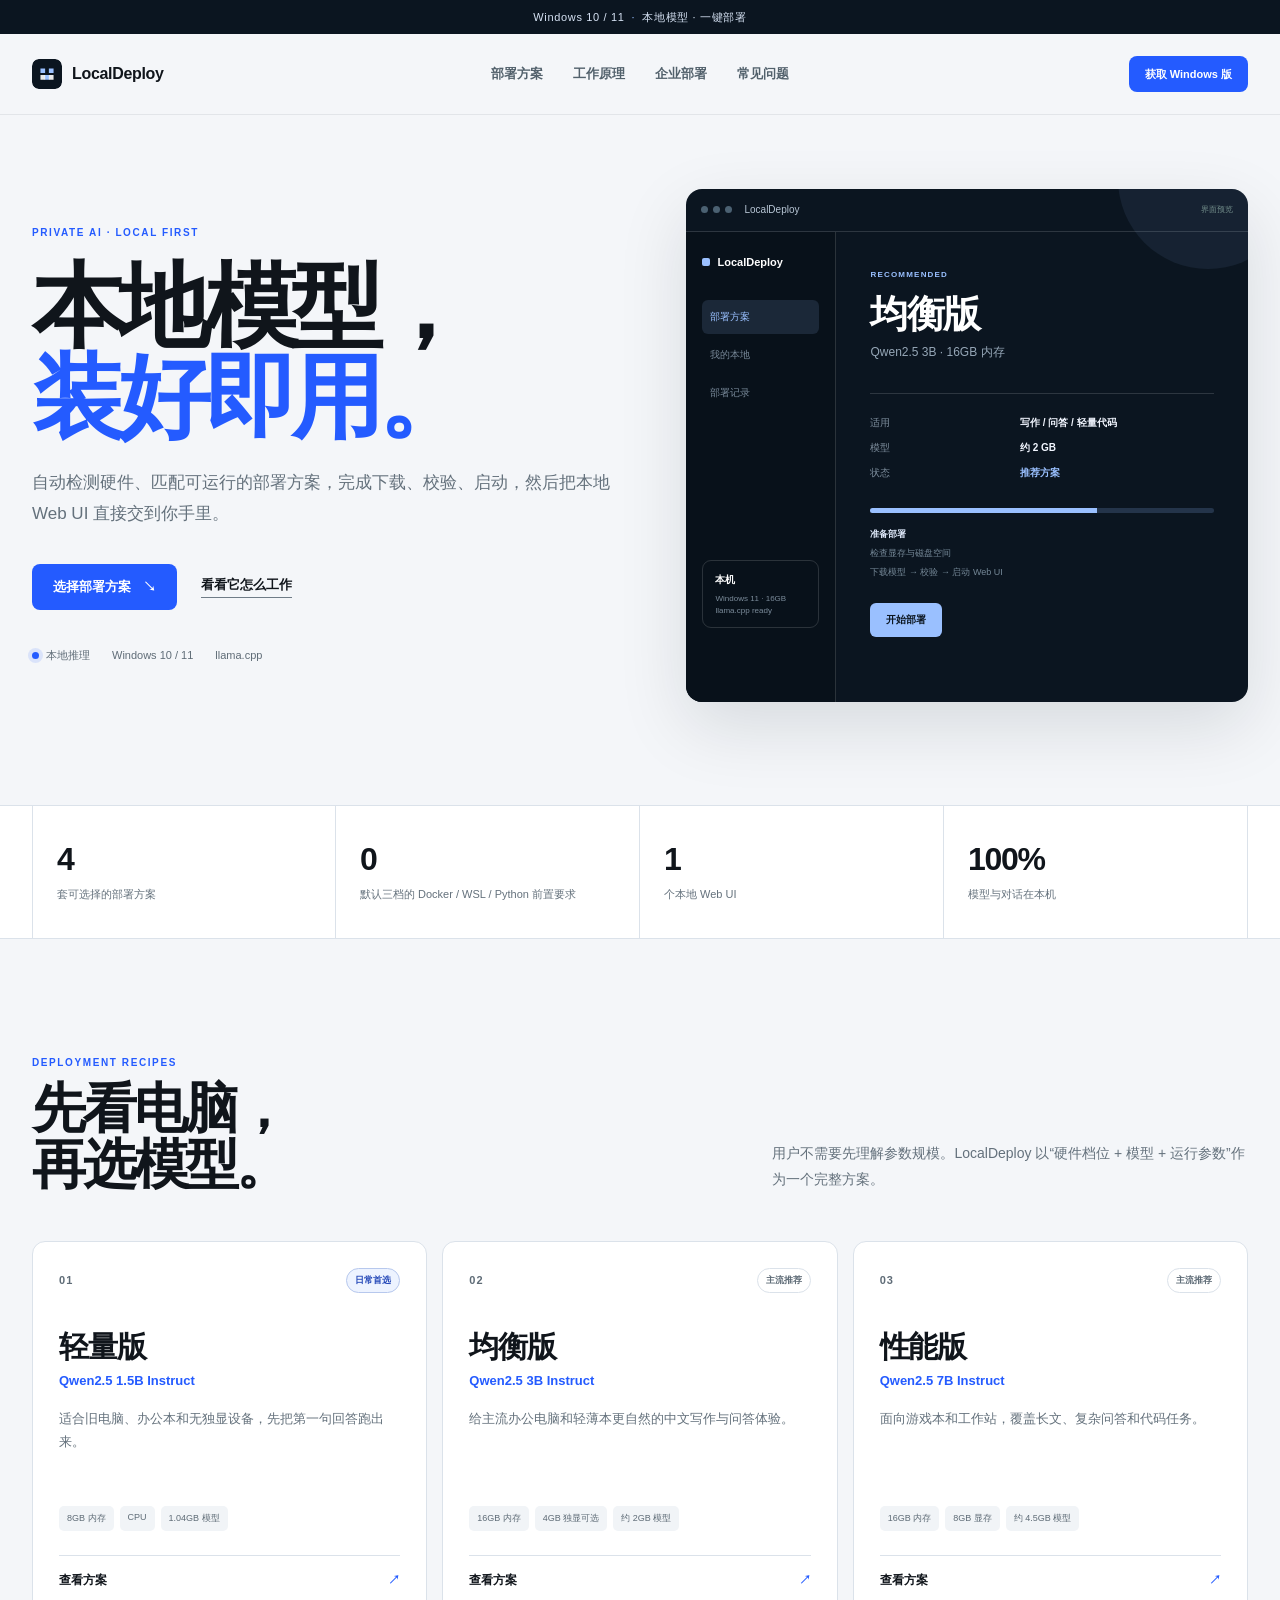
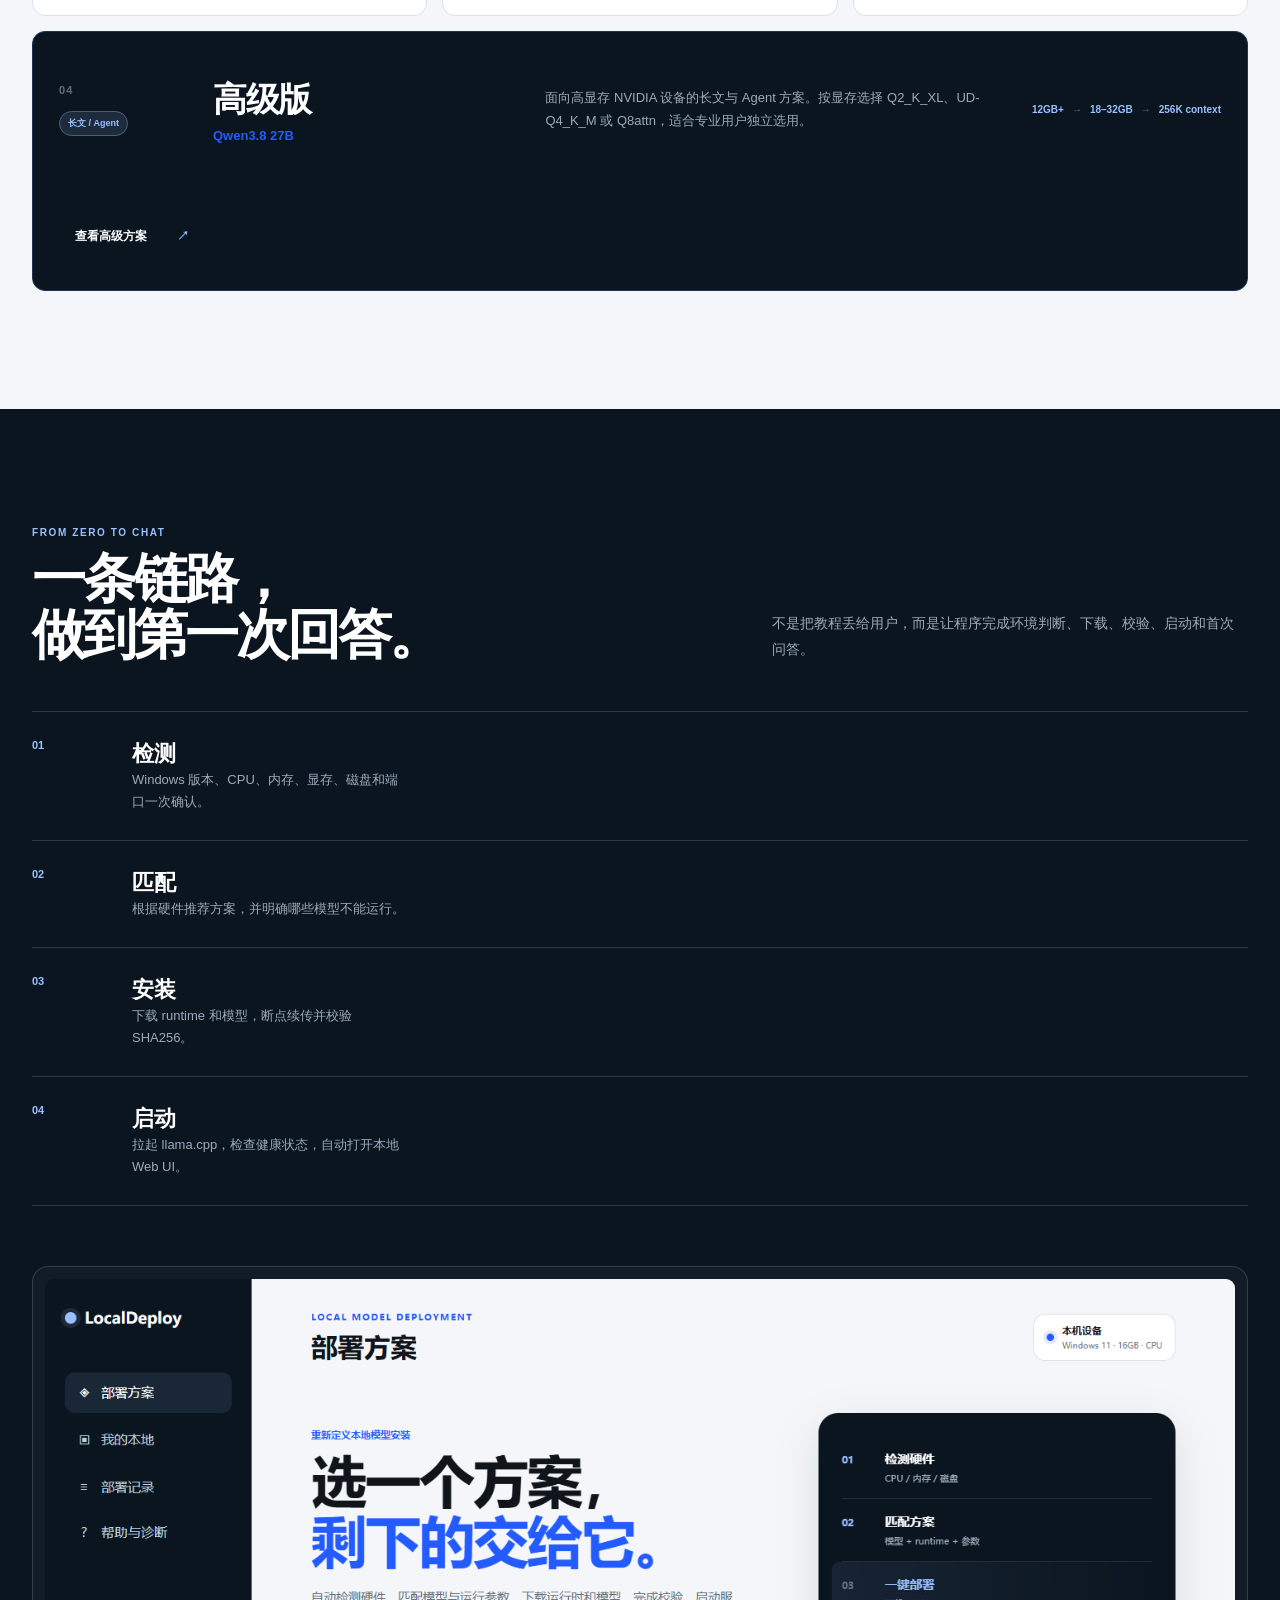
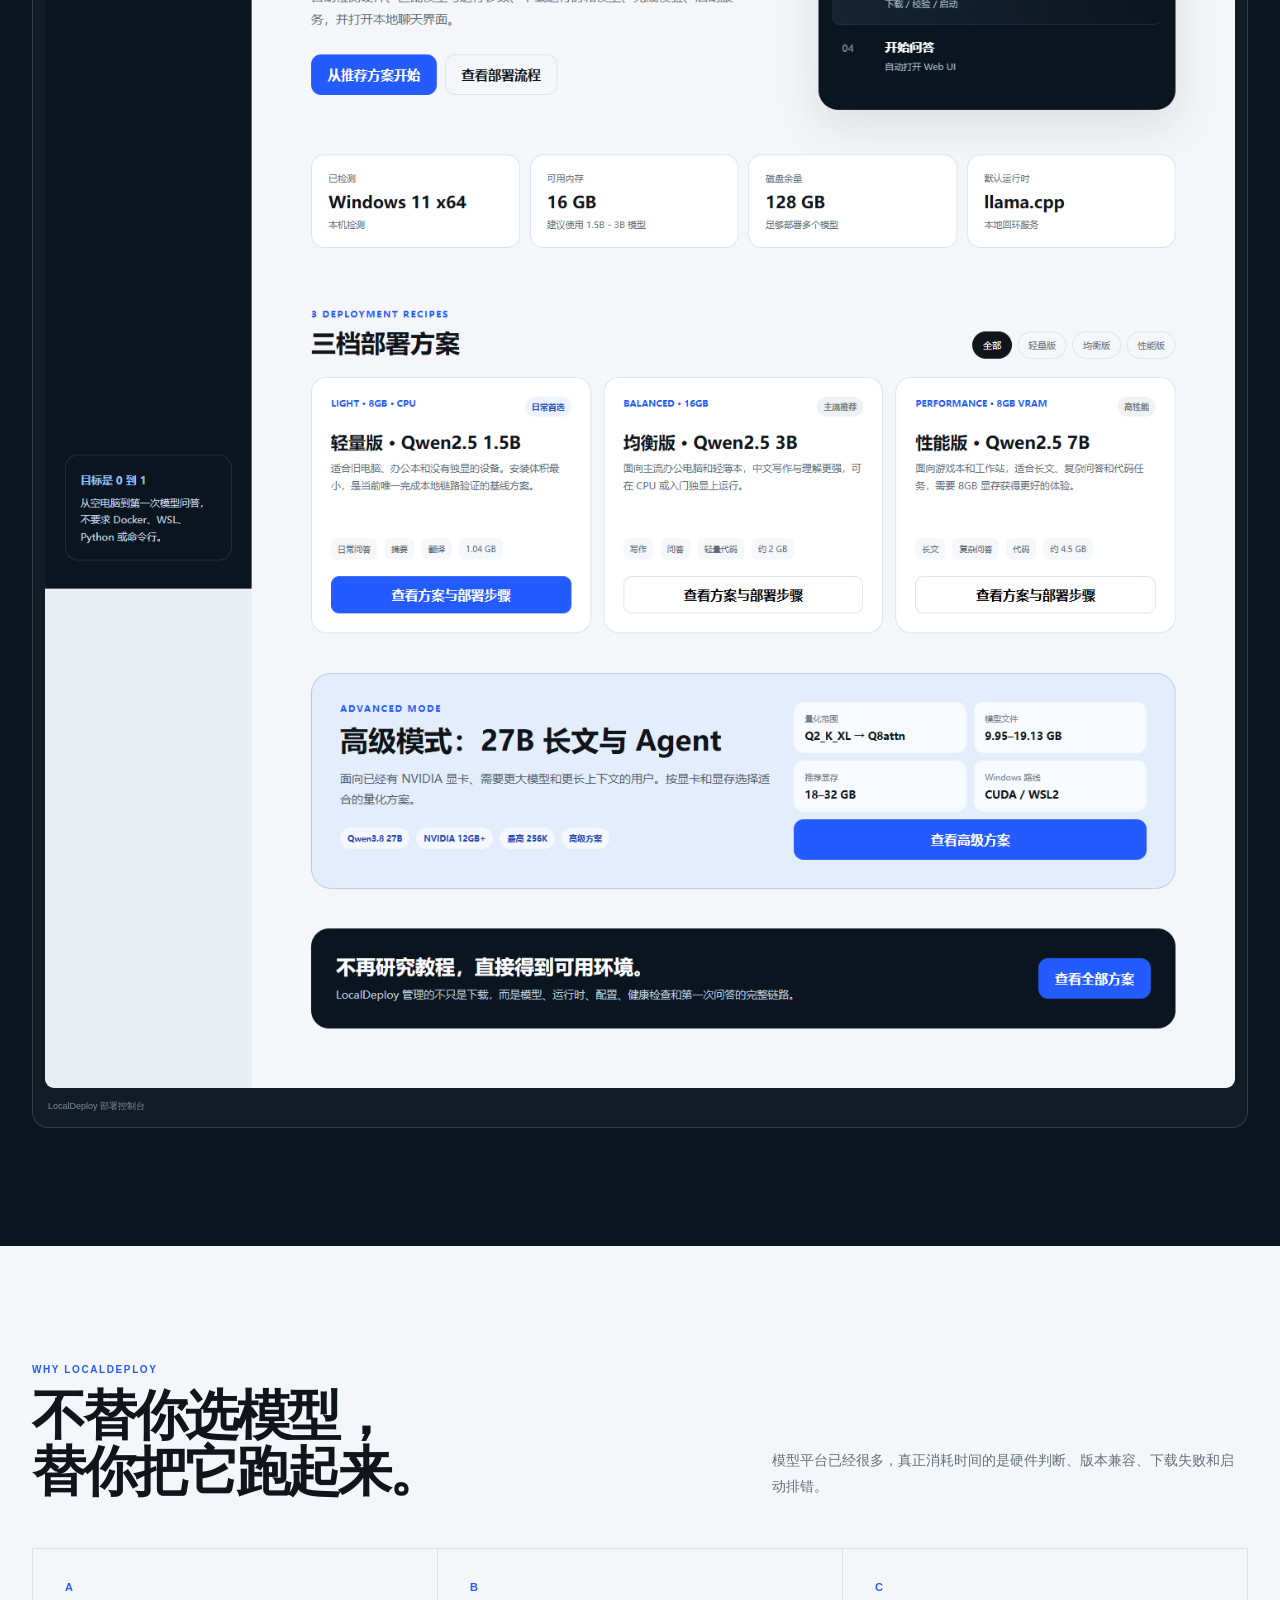
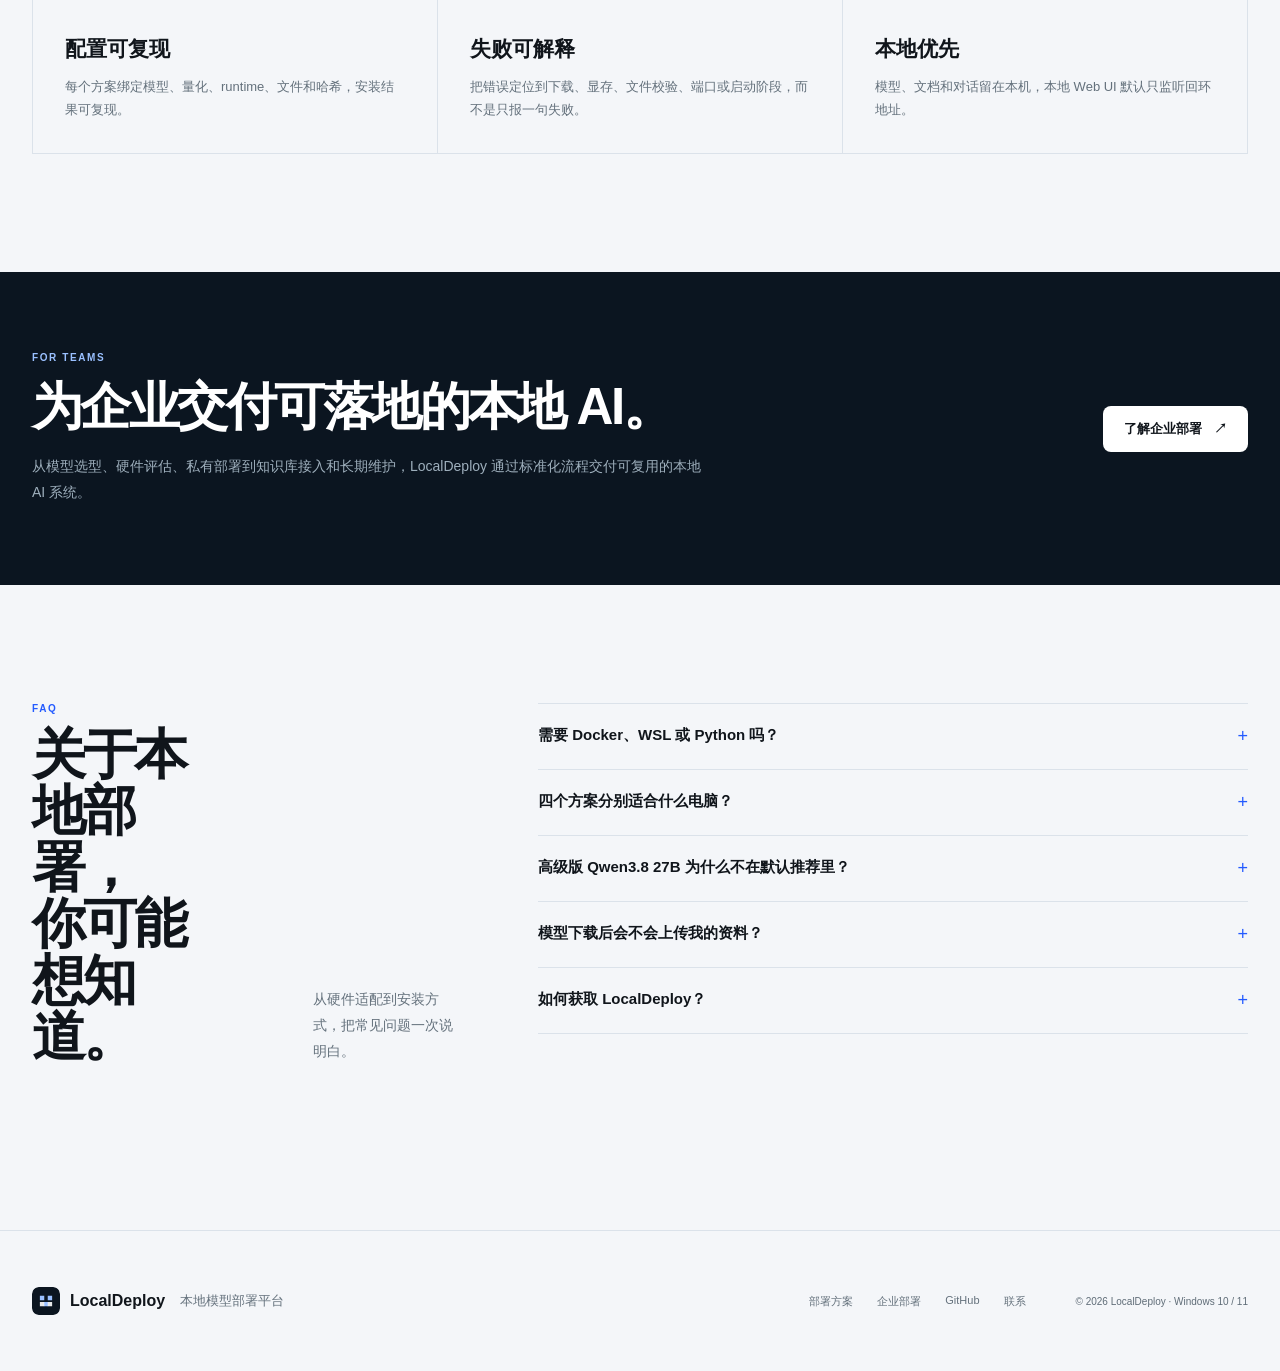
<file: index.html>
<!doctype html>
<html lang="zh-CN">
<head>
  <meta charset="utf-8">
  <meta name="viewport" content="width=device-width, initial-scale=1">
  <title>LocalDeploy — 本地模型，装好即用</title>
  <meta name="description" content="LocalDeploy 自动检测硬件、匹配适合的部署方案，一键完成本地模型部署并打开 Web UI。">
  <meta name="theme-color" content="#0b1520">
  <link rel="icon" href="assets/favicon.svg" type="image/svg+xml">
  <link rel="canonical" href="https://pingredsai.github.io/localdeploy/">
  <meta property="og:type" content="website">
  <meta property="og:site_name" content="LocalDeploy">
  <meta property="og:title" content="LocalDeploy — 本地模型，装好即用">
  <meta property="og:description" content="LocalDeploy 自动检测硬件、匹配适合的部署方案，一键完成本地模型部署并打开 Web UI。">
  <meta property="og:url" content="https://pingredsai.github.io/localdeploy/">
  <meta property="og:image" content="https://pingredsai.github.io/localdeploy/assets/app-preview.png">
  <meta name="twitter:card" content="summary_large_image">
  <link rel="manifest" href="assets/site.webmanifest">
  <link rel="stylesheet" href="assets/site.css">
</head>
<body>
  <div class="announcement">Windows 10 / 11 <span>·</span> 本地模型 · 一键部署</div>
  <header class="site-header" data-header>
    <a class="brand" href="index.html" aria-label="LocalDeploy 首页">
      <img src="assets/logo-mark.svg" alt="">
      <span>LocalDeploy</span>
    </a>
    <button class="menu-toggle" data-menu-toggle aria-label="打开导航" aria-expanded="false">
      <span></span><span></span>
    </button>
    <nav class="site-nav" data-nav>
      <a href="#plans">部署方案</a>
      <a href="#how">工作原理</a>
      <a href="enterprise.html">企业部署</a>
      <a href="#faq">常见问题</a>
    </nav>
    <a class="button button-small button-dark header-cta" href="mailto:siquhjh@163.com?subject=LocalDeploy%20Windows%20版">获取 Windows 版</a>
  </header>

  <main>
    <section class="hero container">
      <div class="hero-copy reveal">
        <p class="eyebrow">PRIVATE AI · LOCAL FIRST</p>
        <h1>本地模型，<br><span>装好即用。</span></h1>
        <p class="hero-lead">自动检测硬件、匹配可运行的部署方案，完成下载、校验、启动，然后把本地 Web UI 直接交到你手里。</p>
        <div class="hero-actions">
          <a class="button button-primary" href="#plans">选择部署方案 <span>↘</span></a>
          <a class="text-link" href="#how">看看它怎么工作</a>
        </div>
        <div class="hero-footnote">
          <span><i class="dot"></i> 本地推理</span>
          <span>Windows 10 / 11</span>
          <span>llama.cpp</span>
        </div>
      </div>

      <div class="hero-product reveal">
        <div class="window-bar">
          <div class="window-lights"><i></i><i></i><i></i></div>
          <span>LocalDeploy</span>
          <small>界面预览</small>
        </div>
        <div class="window-body">
          <div class="window-sidebar">
            <div class="mini-brand"><span></span>LocalDeploy</div>
            <div class="mini-nav active">部署方案</div>
            <div class="mini-nav">我的本地</div>
            <div class="mini-nav">部署记录</div>
            <div class="mini-machine"><b>本机</b><span>Windows 11 · 16GB</span><span>llama.cpp ready</span></div>
          </div>
          <div class="window-content">
            <div class="mini-eyebrow">RECOMMENDED</div>
            <h2>均衡版</h2>
            <p>Qwen2.5 3B · 16GB 内存</p>
            <div class="mini-plan">
              <span>适用</span><strong>写作 / 问答 / 轻量代码</strong>
              <span>模型</span><strong>约 2 GB</strong>
              <span>状态</span><strong class="mint">推荐方案</strong>
            </div>
            <div class="mini-progress"><span></span></div>
            <div class="mini-log"><b>准备部署</b><span>检查显存与磁盘空间</span><span>下载模型 → 校验 → 启动 Web UI</span></div>
            <div class="mini-button">开始部署</div>
          </div>
        </div>
      </div>
    </section>

    <section class="proof-strip">
      <div class="container proof-grid">
        <div><strong>4</strong><span>套可选择的部署方案</span></div>
        <div><strong>0</strong><span>默认三档的 Docker / WSL / Python 前置要求</span></div>
        <div><strong>1</strong><span>个本地 Web UI</span></div>
        <div><strong>100%</strong><span>模型与对话在本机</span></div>
      </div>
    </section>

    <section class="section container" id="plans">
      <div class="section-heading reveal">
        <div>
          <p class="eyebrow">DEPLOYMENT RECIPES</p>
          <h2>先看电脑，<br>再选模型。</h2>
        </div>
        <p>用户不需要先理解参数规模。LocalDeploy 以“硬件档位 + 模型 + 运行参数”作为一个完整方案。</p>
      </div>

      <div class="plan-grid">
        <article class="plan-card reveal" data-plan-card="light">
          <div class="plan-card-top"><span class="plan-index">01</span><span class="status-pill">日常首选</span></div>
          <h3>轻量版</h3>
          <p class="plan-model">Qwen2.5 1.5B Instruct</p>
          <p class="plan-desc">适合旧电脑、办公本和无独显设备，先把第一句回答跑出来。</p>
          <div class="plan-facts"><span>8GB 内存</span><span>CPU</span><span>1.04GB 模型</span></div>
          <a href="plans.html#light" class="plan-link">查看方案 <span>↗</span></a>
        </article>

        <article class="plan-card reveal" data-plan-card="balanced">
          <div class="plan-card-top"><span class="plan-index">02</span><span class="status-pill pending">主流推荐</span></div>
          <h3>均衡版</h3>
          <p class="plan-model">Qwen2.5 3B Instruct</p>
          <p class="plan-desc">给主流办公电脑和轻薄本更自然的中文写作与问答体验。</p>
          <div class="plan-facts"><span>16GB 内存</span><span>4GB 独显可选</span><span>约 2GB 模型</span></div>
          <a href="plans.html#balanced" class="plan-link">查看方案 <span>↗</span></a>
        </article>

        <article class="plan-card reveal" data-plan-card="performance">
          <div class="plan-card-top"><span class="plan-index">03</span><span class="status-pill pending">主流推荐</span></div>
          <h3>性能版</h3>
          <p class="plan-model">Qwen2.5 7B Instruct</p>
          <p class="plan-desc">面向游戏本和工作站，覆盖长文、复杂问答和代码任务。</p>
          <div class="plan-facts"><span>16GB 内存</span><span>8GB 显存</span><span>约 4.5GB 模型</span></div>
          <a href="plans.html#performance" class="plan-link">查看方案 <span>↗</span></a>
        </article>

        <article class="plan-card plan-card-advanced reveal" data-plan-card="advanced">
          <div class="plan-card-top"><span class="plan-index">04</span><span class="status-pill dark-pill">长文 / Agent</span></div>
          <div>
            <h3>高级版</h3>
            <p class="plan-model">Qwen3.8 27B</p>
          </div>
          <p class="plan-desc">面向高显存 NVIDIA 设备的长文与 Agent 方案。按显存选择 Q2_K_XL、UD-Q4_K_M 或 Q8attn，适合专业用户独立选用。</p>
          <div class="advanced-path"><span>12GB+</span><span>→</span><span>18–32GB</span><span>→</span><span>256K context</span></div>
          <a href="plans.html#advanced" class="plan-link light-link">查看高级方案 <span>↗</span></a>
        </article>
      </div>
    </section>

    <section class="section section-dark" id="how">
      <div class="container">
        <div class="section-heading dark-heading reveal">
          <div><p class="eyebrow">FROM ZERO TO CHAT</p><h2>一条链路，<br>做到第一次回答。</h2></div>
          <p>不是把教程丢给用户，而是让程序完成环境判断、下载、校验、启动和首次问答。</p>
        </div>
        <div class="steps">
          <div class="step reveal"><span>01</span><div><h3>检测</h3><p>Windows 版本、CPU、内存、显存、磁盘和端口一次确认。</p></div></div>
          <div class="step reveal"><span>02</span><div><h3>匹配</h3><p>根据硬件推荐方案，并明确哪些模型不能运行。</p></div></div>
          <div class="step reveal"><span>03</span><div><h3>安装</h3><p>下载 runtime 和模型，断点续传并校验 SHA256。</p></div></div>
          <div class="step reveal"><span>04</span><div><h3>启动</h3><p>拉起 llama.cpp，检查健康状态，自动打开本地 Web UI。</p></div></div>
        </div>
        <div class="interface-showcase reveal">
          <img src="assets/app-preview.png" alt="LocalDeploy 部署方案界面预览">
          <span>LocalDeploy 部署控制台</span>
        </div>
      </div>
    </section>

    <section class="section container">
      <div class="section-heading reveal">
        <div><p class="eyebrow">WHY LOCALDEPLOY</p><h2>不替你选模型，<br>替你把它跑起来。</h2></div>
        <p>模型平台已经很多，真正消耗时间的是硬件判断、版本兼容、下载失败和启动排错。</p>
      </div>
      <div class="principle-grid">
        <article class="principle reveal"><span class="principle-mark">A</span><h3>配置可复现</h3><p>每个方案绑定模型、量化、runtime、文件和哈希，安装结果可复现。</p></article>
        <article class="principle reveal"><span class="principle-mark">B</span><h3>失败可解释</h3><p>把错误定位到下载、显存、文件校验、端口或启动阶段，而不是只报一句失败。</p></article>
        <article class="principle reveal"><span class="principle-mark">C</span><h3>本地优先</h3><p>模型、文档和对话留在本机，本地 Web UI 默认只监听回环地址。</p></article>
      </div>
    </section>

    <section class="enterprise-band">
      <div class="container enterprise-inner reveal">
        <div>
          <p class="eyebrow">FOR TEAMS</p>
          <h2>为企业交付可落地的本地 AI。</h2>
          <p>从模型选型、硬件评估、私有部署到知识库接入和长期维护，LocalDeploy 通过标准化流程交付可复用的本地 AI 系统。</p>
        </div>
        <a class="button button-light" href="enterprise.html">了解企业部署 <span>↗</span></a>
      </div>
    </section>

    <section class="section container faq-section" id="faq">
      <div class="section-heading reveal">
        <div><p class="eyebrow">FAQ</p><h2>关于本地部署，<br>你可能想知道。</h2></div>
        <p>从硬件适配到安装方式，把常见问题一次说明白。</p>
      </div>
      <div class="faq-list">
        <details class="reveal"><summary>需要 Docker、WSL 或 Python 吗？<span>+</span></summary><p>默认三档方案以 Windows 原生 llama.cpp 为目标，不要求 Docker、WSL、系统 Python 或命令行。高级 Qwen3.8 27B 方案面向 NVIDIA 12GB+ 设备，支持 CUDA 与 WSL2 部署路径。</p></details>
        <details class="reveal"><summary>四个方案分别适合什么电脑？<span>+</span></summary><p>轻量版面向 8GB 内存和无独显设备；均衡版面向 16GB 主流电脑；性能版需要 8GB 显存；高级版面向 12GB+ NVIDIA 设备，建议 18–32GB 显存。</p></details>
        <details class="reveal"><summary>高级版 Qwen3.8 27B 为什么不在默认推荐里？<span>+</span></summary><p>它需要更大的显存、固定版本的 llama.cpp、CUDA/WSL2 和更大的磁盘空间。12GB 显存只能做 Q2 短任务，24GB 以上才适合较完整的 Q4 长上下文配置。</p></details>
        <details class="reveal"><summary>模型下载后会不会上传我的资料？<span>+</span></summary><p>平台设计目标是本地推理，服务只监听 127.0.0.1。对话和上传资料不会经过 LocalDeploy 的云端；具体模型和数据目录都由用户控制。</p></details>
        <details class="reveal"><summary>如何获取 LocalDeploy？<span>+</span></summary><p>个人用户可以通过 Windows 版本入口获取安装包；企业客户可以预约本地部署评估。安装器会引导完成硬件检测、模型下载、环境配置和 Web UI 启动。</p></details>
      </div>
    </section>
  </main>

  <footer class="site-footer">
    <div class="container footer-inner">
      <div class="footer-brand"><img src="assets/logo-mark.svg" alt=""><span>LocalDeploy</span><small>本地模型部署平台</small></div>
      <div class="footer-links"><a href="plans.html">部署方案</a><a href="enterprise.html">企业部署</a><a href="https://github.com/Pingredsai/localdeploy">GitHub</a><a href="mailto:siquhjh@163.com">联系</a></div>
      <p>© 2026 LocalDeploy · Windows 10 / 11</p>
    </div>
  </footer>
  <script src="assets/site.js"></script>
</body>
</html>
</file>
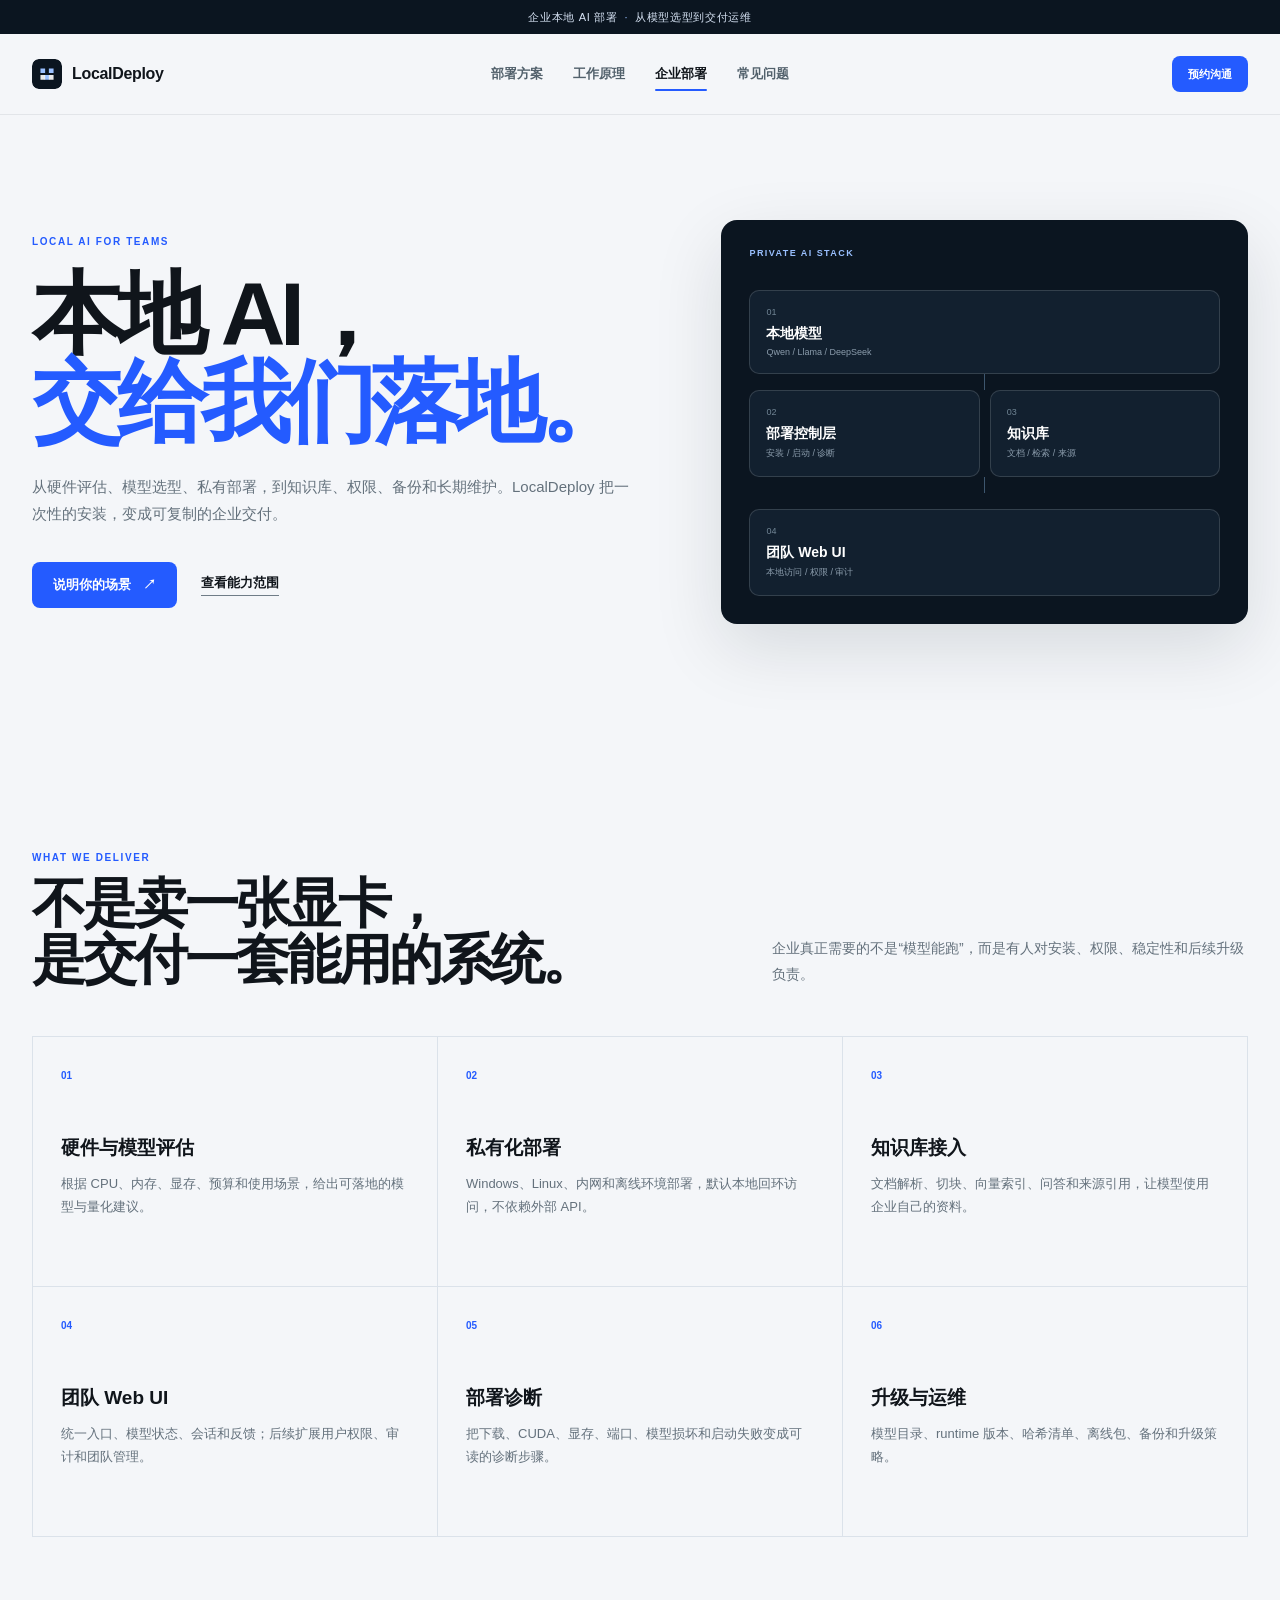
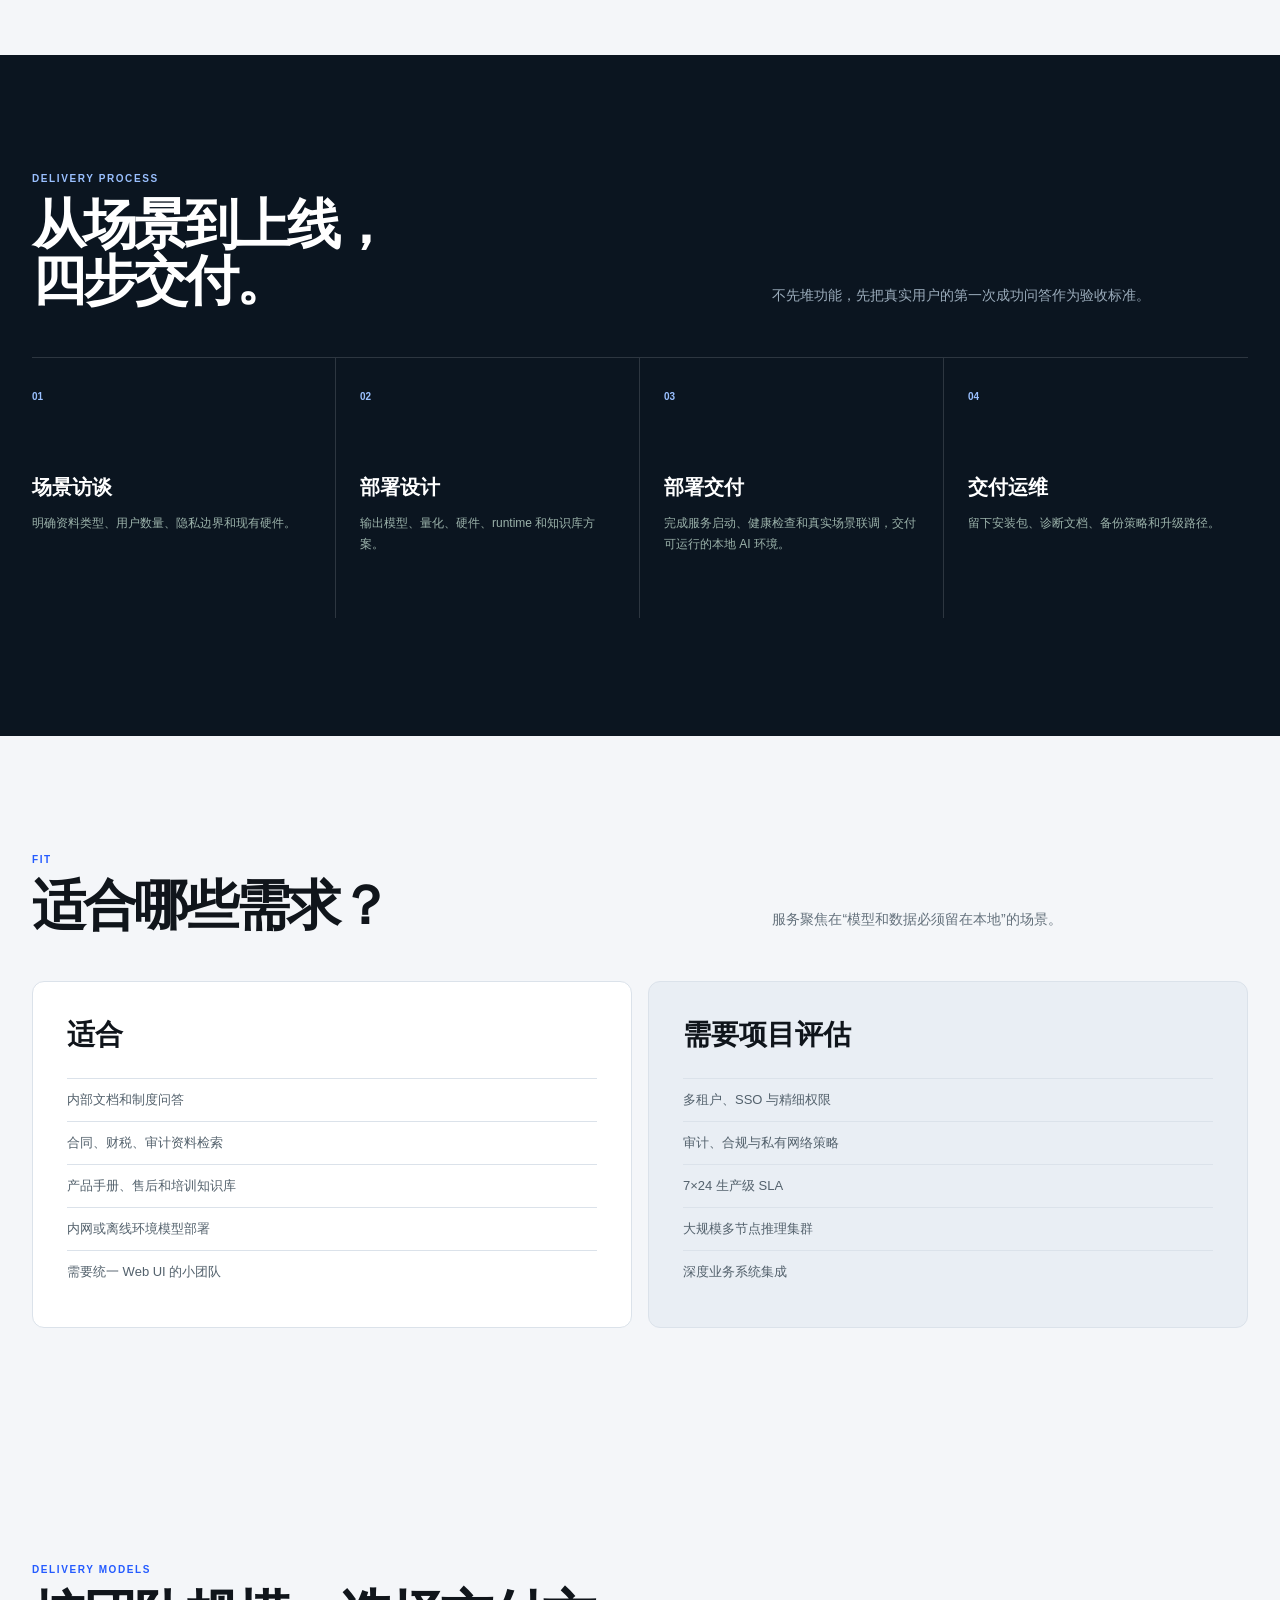
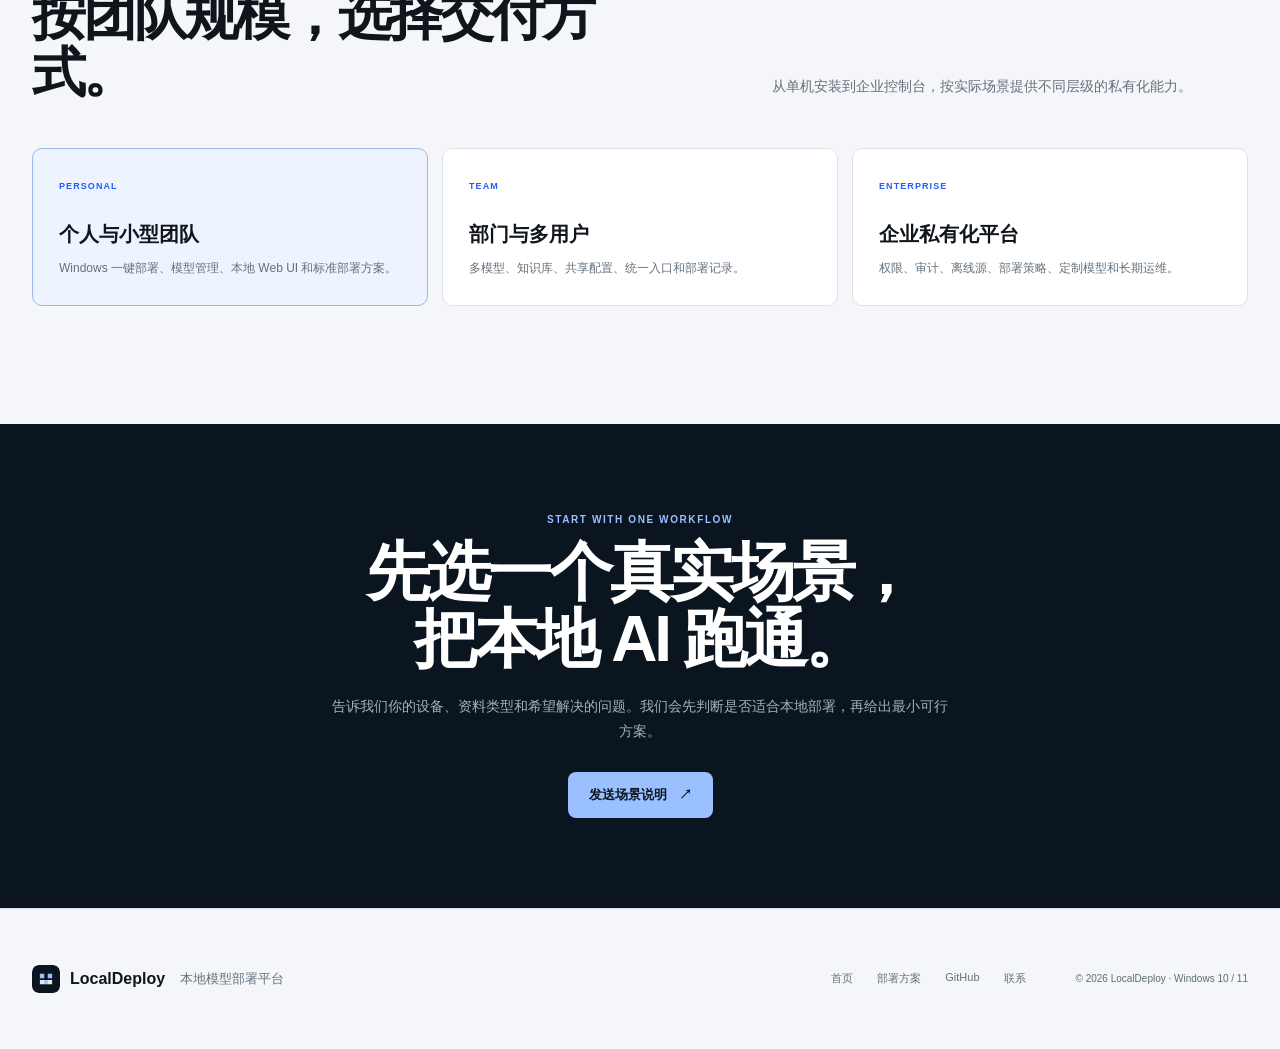
<file: enterprise.html>
<!doctype html>
<html lang="zh-CN">
<head>
  <meta charset="utf-8">
  <meta name="viewport" content="width=device-width, initial-scale=1">
  <title>企业本地 AI 部署 — LocalDeploy</title>
  <meta name="description" content="LocalDeploy 为企业提供本地模型选型、私有部署、Web UI、知识库接入和长期维护方案。">
  <meta name="theme-color" content="#0b1520">
  <link rel="icon" href="assets/favicon.svg" type="image/svg+xml">
  <link rel="canonical" href="https://pingredsai.github.io/localdeploy/enterprise.html">
  <meta property="og:type" content="website">
  <meta property="og:site_name" content="LocalDeploy">
  <meta property="og:title" content="企业本地 AI 部署 — LocalDeploy">
  <meta property="og:description" content="LocalDeploy 为企业提供本地模型选型、私有部署、Web UI、知识库接入和长期维护方案。">
  <meta property="og:url" content="https://pingredsai.github.io/localdeploy/enterprise.html">
  <meta property="og:image" content="https://pingredsai.github.io/localdeploy/assets/app-preview.png">
  <meta name="twitter:card" content="summary_large_image">
  <link rel="manifest" href="assets/site.webmanifest">
  <link rel="stylesheet" href="assets/site.css">
</head>
<body class="page-enterprise">
  <div class="announcement">企业本地 AI 部署 <span>·</span> 从模型选型到交付运维</div>
  <header class="site-header" data-header>
    <a class="brand" href="index.html"><img src="assets/logo-mark.svg" alt=""><span>LocalDeploy</span></a>
    <button class="menu-toggle" data-menu-toggle aria-label="打开导航" aria-expanded="false"><span></span><span></span></button>
    <nav class="site-nav" data-nav>
      <a href="plans.html">部署方案</a>
      <a href="index.html#how">工作原理</a>
      <a class="active" href="enterprise.html">企业部署</a>
      <a href="index.html#faq">常见问题</a>
    </nav>
    <a class="button button-small button-dark header-cta" href="mailto:siquhjh@163.com?subject=LocalDeploy%20企业部署咨询">预约沟通</a>
  </header>

  <main>
    <section class="enterprise-hero container">
      <div class="reveal">
        <p class="eyebrow">LOCAL AI FOR TEAMS</p>
        <h1>本地 AI，<br><span>交给我们落地。</span></h1>
        <p>从硬件评估、模型选型、私有部署，到知识库、权限、备份和长期维护。LocalDeploy 把一次性的安装，变成可复制的企业交付。</p>
        <div class="hero-actions">
          <a class="button button-primary" href="mailto:siquhjh@163.com?subject=LocalDeploy%20企业部署咨询">说明你的场景 <span>↗</span></a>
          <a class="text-link" href="#capabilities">查看能力范围</a>
        </div>
      </div>
      <div class="enterprise-system reveal" aria-label="企业本地 AI 系统组成">
        <div class="system-label">PRIVATE AI STACK</div>
        <div class="system-node main"><span>01</span><strong>本地模型</strong><small>Qwen / Llama / DeepSeek</small></div>
        <div class="system-connector"></div>
        <div class="system-row">
          <div class="system-node"><span>02</span><strong>部署控制层</strong><small>安装 / 启动 / 诊断</small></div>
          <div class="system-node"><span>03</span><strong>知识库</strong><small>文档 / 检索 / 来源</small></div>
        </div>
        <div class="system-connector"></div>
        <div class="system-node footer-node"><span>04</span><strong>团队 Web UI</strong><small>本地访问 / 权限 / 审计</small></div>
      </div>
    </section>

    <section class="section container" id="capabilities">
      <div class="section-heading reveal">
        <div><p class="eyebrow">WHAT WE DELIVER</p><h2>不是卖一张显卡，<br>是交付一套能用的系统。</h2></div>
        <p>企业真正需要的不是“模型能跑”，而是有人对安装、权限、稳定性和后续升级负责。</p>
      </div>
      <div class="capability-grid">
        <article class="capability reveal"><span>01</span><h3>硬件与模型评估</h3><p>根据 CPU、内存、显存、预算和使用场景，给出可落地的模型与量化建议。</p></article>
        <article class="capability reveal"><span>02</span><h3>私有化部署</h3><p>Windows、Linux、内网和离线环境部署，默认本地回环访问，不依赖外部 API。</p></article>
        <article class="capability reveal"><span>03</span><h3>知识库接入</h3><p>文档解析、切块、向量索引、问答和来源引用，让模型使用企业自己的资料。</p></article>
        <article class="capability reveal"><span>04</span><h3>团队 Web UI</h3><p>统一入口、模型状态、会话和反馈；后续扩展用户权限、审计和团队管理。</p></article>
        <article class="capability reveal"><span>05</span><h3>部署诊断</h3><p>把下载、CUDA、显存、端口、模型损坏和启动失败变成可读的诊断步骤。</p></article>
        <article class="capability reveal"><span>06</span><h3>升级与运维</h3><p>模型目录、runtime 版本、哈希清单、离线包、备份和升级策略。</p></article>
      </div>
    </section>

    <section class="section section-dark delivery-section">
      <div class="container">
        <div class="section-heading dark-heading reveal"><div><p class="eyebrow">DELIVERY PROCESS</p><h2>从场景到上线，<br>四步交付。</h2></div><p>不先堆功能，先把真实用户的第一次成功问答作为验收标准。</p></div>
        <div class="delivery-track">
          <div class="delivery-step reveal"><span>01</span><h3>场景访谈</h3><p>明确资料类型、用户数量、隐私边界和现有硬件。</p></div>
          <div class="delivery-step reveal"><span>02</span><h3>部署设计</h3><p>输出模型、量化、硬件、runtime 和知识库方案。</p></div>
          <div class="delivery-step reveal"><span>03</span><h3>部署交付</h3><p>完成服务启动、健康检查和真实场景联调，交付可运行的本地 AI 环境。</p></div>
          <div class="delivery-step reveal"><span>04</span><h3>交付运维</h3><p>留下安装包、诊断文档、备份策略和升级路径。</p></div>
        </div>
      </div>
    </section>

    <section class="section container">
      <div class="section-heading reveal"><div><p class="eyebrow">FIT</p><h2>适合哪些需求？</h2></div><p>服务聚焦在“模型和数据必须留在本地”的场景。</p></div>
      <div class="fit-columns">
        <div class="fit-panel reveal"><h3>适合</h3><ul><li>内部文档和制度问答</li><li>合同、财税、审计资料检索</li><li>产品手册、售后和培训知识库</li><li>内网或离线环境模型部署</li><li>需要统一 Web UI 的小团队</li></ul></div>
        <div class="fit-panel fit-panel-muted reveal"><h3>需要项目评估</h3><ul><li>多租户、SSO 与精细权限</li><li>审计、合规与私有网络策略</li><li>7×24 生产级 SLA</li><li>大规模多节点推理集群</li><li>深度业务系统集成</li></ul></div>
      </div>
    </section>

    <section class="section container">
      <div class="section-heading reveal"><div><p class="eyebrow">DELIVERY MODELS</p><h2>按团队规模，选择交付方式。</h2></div><p>从单机安装到企业控制台，按实际场景提供不同层级的私有化能力。</p></div>
      <div class="roadmap">
        <div class="roadmap-item active reveal"><span>PERSONAL</span><h3>个人与小型团队</h3><p>Windows 一键部署、模型管理、本地 Web UI 和标准部署方案。</p></div>
        <div class="roadmap-item reveal"><span>TEAM</span><h3>部门与多用户</h3><p>多模型、知识库、共享配置、统一入口和部署记录。</p></div>
        <div class="roadmap-item reveal"><span>ENTERPRISE</span><h3>企业私有化平台</h3><p>权限、审计、离线源、部署策略、定制模型和长期运维。</p></div>
      </div>
    </section>

    <section class="contact-section">
      <div class="container contact-inner reveal">
        <p class="eyebrow">START WITH ONE WORKFLOW</p>
        <h2>先选一个真实场景，<br>把本地 AI 跑通。</h2>
        <p>告诉我们你的设备、资料类型和希望解决的问题。我们会先判断是否适合本地部署，再给出最小可行方案。</p>
        <a class="button button-primary" href="mailto:siquhjh@163.com?subject=LocalDeploy%20企业部署咨询&body=设备配置：%0A资料类型：%0A使用人数：%0A希望解决的问题：">发送场景说明 <span>↗</span></a>
      </div>
    </section>
  </main>

  <footer class="site-footer"><div class="container footer-inner"><div class="footer-brand"><img src="assets/logo-mark.svg" alt=""><span>LocalDeploy</span><small>本地模型部署平台</small></div><div class="footer-links"><a href="index.html">首页</a><a href="plans.html">部署方案</a><a href="https://github.com/Pingredsai/localdeploy">GitHub</a><a href="mailto:siquhjh@163.com">联系</a></div><p>© 2026 LocalDeploy · Windows 10 / 11</p></div></footer>
  <script src="assets/site.js"></script>
</body>
</html>
</file>
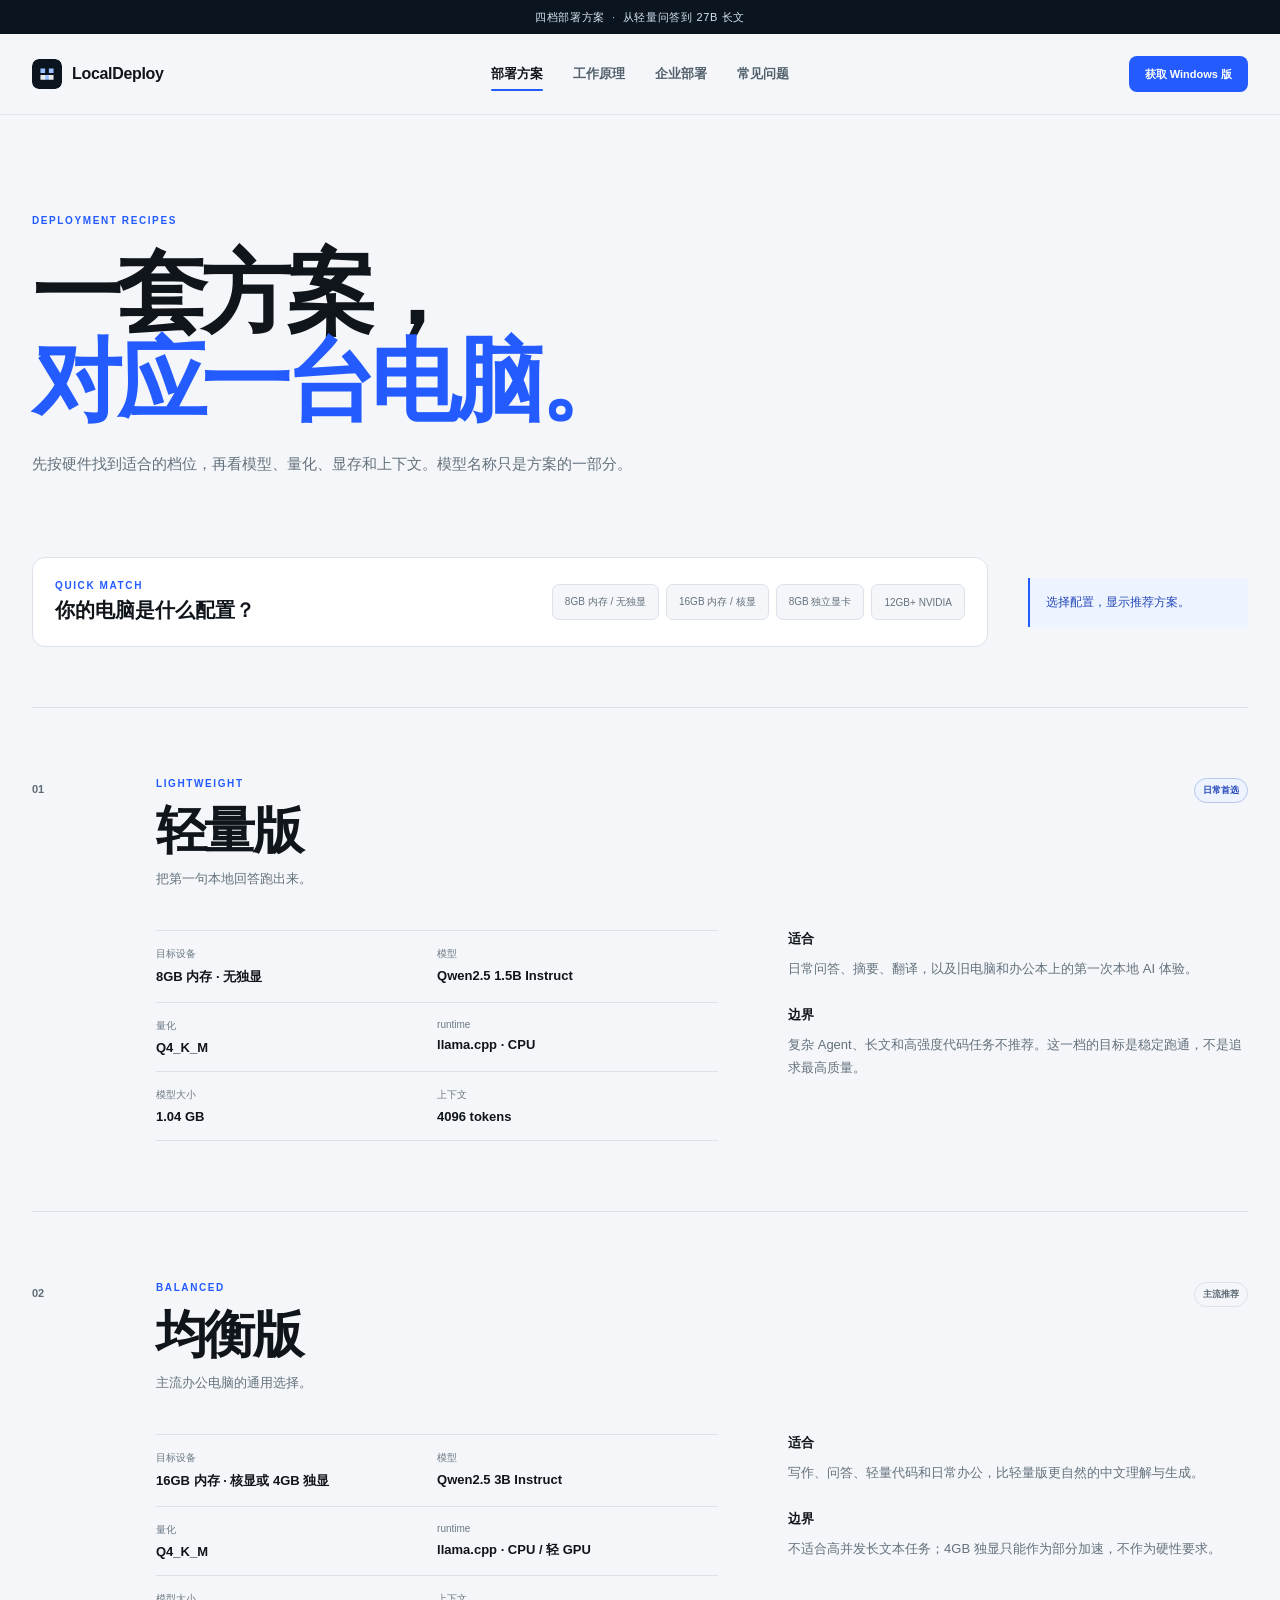
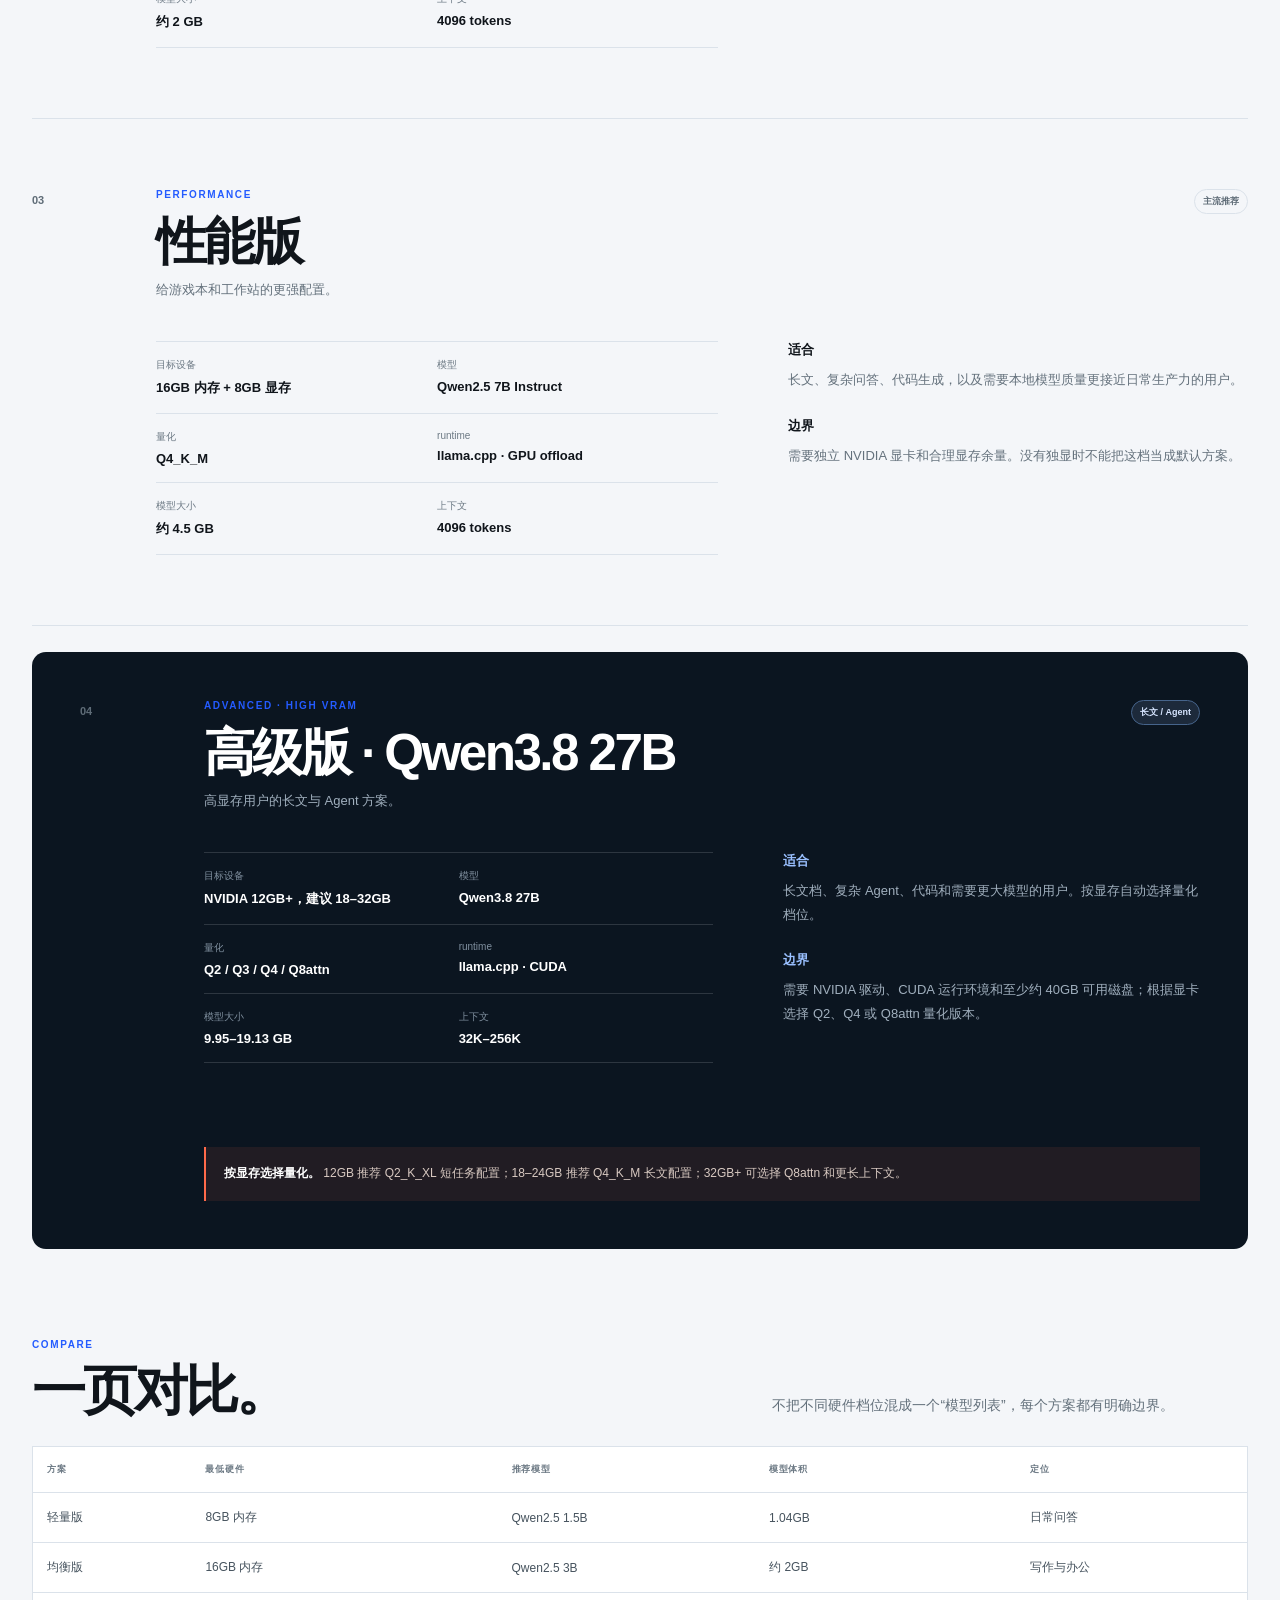
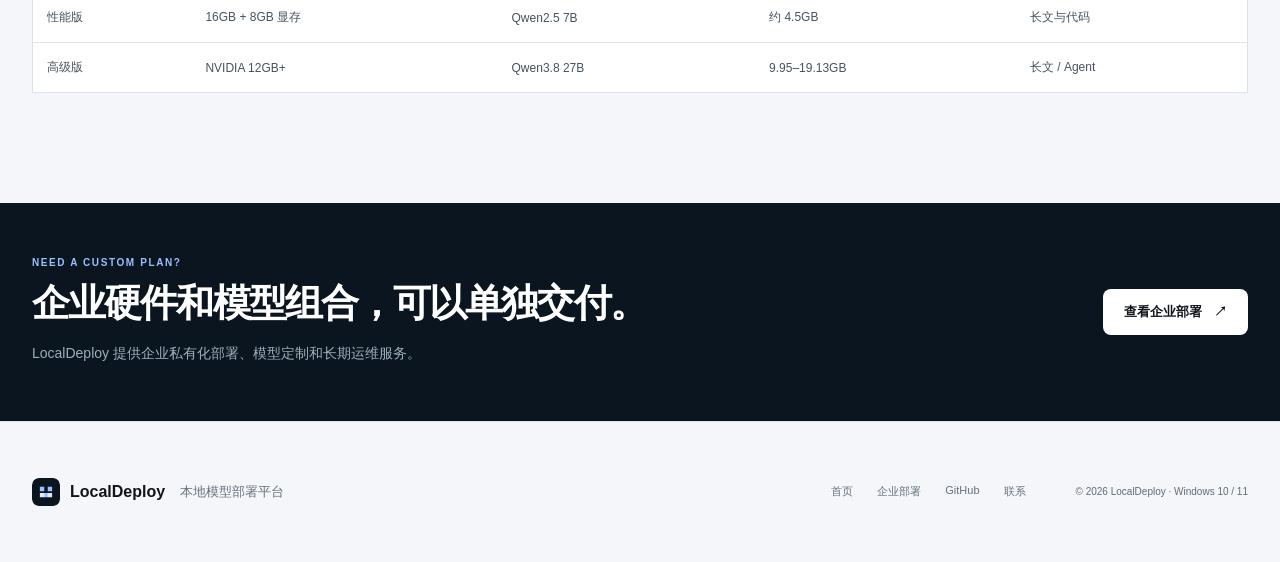
<file: plans.html>
<!doctype html>
<html lang="zh-CN">
<head>
  <meta charset="utf-8">
  <meta name="viewport" content="width=device-width, initial-scale=1">
  <title>部署方案 — LocalDeploy</title>
  <meta name="description" content="LocalDeploy 四档本地模型部署方案：轻量版、均衡版、性能版与 Qwen3.8 27B 高级版。">
  <meta name="theme-color" content="#0b1520">
  <link rel="icon" href="assets/favicon.svg" type="image/svg+xml">
  <link rel="canonical" href="https://pingredsai.github.io/localdeploy/plans.html">
  <meta property="og:type" content="website">
  <meta property="og:site_name" content="LocalDeploy">
  <meta property="og:title" content="部署方案 — LocalDeploy">
  <meta property="og:description" content="LocalDeploy 四档本地模型部署方案：轻量版、均衡版、性能版与 Qwen3.8 27B 高级版。">
  <meta property="og:url" content="https://pingredsai.github.io/localdeploy/plans.html">
  <meta property="og:image" content="https://pingredsai.github.io/localdeploy/assets/app-preview.png">
  <meta name="twitter:card" content="summary_large_image">
  <link rel="manifest" href="assets/site.webmanifest">
  <link rel="stylesheet" href="assets/site.css">
</head>
<body class="page-plans">
  <div class="announcement">四档部署方案 <span>·</span> 从轻量问答到 27B 长文</div>
  <header class="site-header" data-header>
    <a class="brand" href="index.html"><img src="assets/logo-mark.svg" alt=""><span>LocalDeploy</span></a>
    <button class="menu-toggle" data-menu-toggle aria-label="打开导航" aria-expanded="false"><span></span><span></span></button>
    <nav class="site-nav" data-nav>
      <a class="active" href="plans.html">部署方案</a>
      <a href="index.html#how">工作原理</a>
      <a href="enterprise.html">企业部署</a>
      <a href="index.html#faq">常见问题</a>
    </nav>
    <a class="button button-small button-dark header-cta" href="mailto:siquhjh@163.com?subject=LocalDeploy%20Windows%20版">获取 Windows 版</a>
  </header>

  <main>
    <section class="page-hero container">
      <p class="eyebrow">DEPLOYMENT RECIPES</p>
      <h1>一套方案，<br><span>对应一台电脑。</span></h1>
      <p>先按硬件找到适合的档位，再看模型、量化、显存和上下文。模型名称只是方案的一部分。</p>
    </section>

    <section class="container hardware-picker-wrap">
      <div class="hardware-picker">
        <div><p class="eyebrow">QUICK MATCH</p><h2>你的电脑是什么配置？</h2></div>
        <div class="hardware-options" data-hardware-options>
          <button data-match="light">8GB 内存 / 无独显</button>
          <button data-match="balanced">16GB 内存 / 核显</button>
          <button data-match="performance">8GB 独立显卡</button>
          <button data-match="advanced">12GB+ NVIDIA</button>
        </div>
      </div>
      <div class="match-result" data-match-result>选择配置，显示推荐方案。</div>
    </section>

    <section class="container plan-detail-list" data-plan-list>
      <article class="plan-detail" id="light" data-plan="light">
        <div class="plan-detail-head">
          <span class="large-index">01</span>
          <div><p class="eyebrow">LIGHTWEIGHT</p><h2>轻量版</h2><p>把第一句本地回答跑出来。</p></div>
          <span class="status-pill">日常首选</span>
        </div>
        <div class="plan-detail-body">
          <div class="plan-spec-grid">
            <div><span>目标设备</span><strong>8GB 内存 · 无独显</strong></div>
            <div><span>模型</span><strong>Qwen2.5 1.5B Instruct</strong></div>
            <div><span>量化</span><strong>Q4_K_M</strong></div>
            <div><span>runtime</span><strong>llama.cpp · CPU</strong></div>
            <div><span>模型大小</span><strong>1.04 GB</strong></div>
            <div><span>上下文</span><strong>4096 tokens</strong></div>
          </div>
          <div class="plan-detail-copy"><h3>适合</h3><p>日常问答、摘要、翻译，以及旧电脑和办公本上的第一次本地 AI 体验。</p><h3>边界</h3><p>复杂 Agent、长文和高强度代码任务不推荐。这一档的目标是稳定跑通，不是追求最高质量。</p></div>
        </div>
      </article>

      <article class="plan-detail" id="balanced" data-plan="balanced">
        <div class="plan-detail-head">
          <span class="large-index">02</span>
          <div><p class="eyebrow">BALANCED</p><h2>均衡版</h2><p>主流办公电脑的通用选择。</p></div>
          <span class="status-pill pending">主流推荐</span>
        </div>
        <div class="plan-detail-body">
          <div class="plan-spec-grid">
            <div><span>目标设备</span><strong>16GB 内存 · 核显或 4GB 独显</strong></div>
            <div><span>模型</span><strong>Qwen2.5 3B Instruct</strong></div>
            <div><span>量化</span><strong>Q4_K_M</strong></div>
            <div><span>runtime</span><strong>llama.cpp · CPU / 轻 GPU</strong></div>
            <div><span>模型大小</span><strong>约 2 GB</strong></div>
            <div><span>上下文</span><strong>4096 tokens</strong></div>
          </div>
          <div class="plan-detail-copy"><h3>适合</h3><p>写作、问答、轻量代码和日常办公，比轻量版更自然的中文理解与生成。</p><h3>边界</h3><p>不适合高并发长文本任务；4GB 独显只能作为部分加速，不作为硬性要求。</p></div>
        </div>
      </article>

      <article class="plan-detail" id="performance" data-plan="performance">
        <div class="plan-detail-head">
          <span class="large-index">03</span>
          <div><p class="eyebrow">PERFORMANCE</p><h2>性能版</h2><p>给游戏本和工作站的更强配置。</p></div>
          <span class="status-pill pending">主流推荐</span>
        </div>
        <div class="plan-detail-body">
          <div class="plan-spec-grid">
            <div><span>目标设备</span><strong>16GB 内存 + 8GB 显存</strong></div>
            <div><span>模型</span><strong>Qwen2.5 7B Instruct</strong></div>
            <div><span>量化</span><strong>Q4_K_M</strong></div>
            <div><span>runtime</span><strong>llama.cpp · GPU offload</strong></div>
            <div><span>模型大小</span><strong>约 4.5 GB</strong></div>
            <div><span>上下文</span><strong>4096 tokens</strong></div>
          </div>
          <div class="plan-detail-copy"><h3>适合</h3><p>长文、复杂问答、代码生成，以及需要本地模型质量更接近日常生产力的用户。</p><h3>边界</h3><p>需要独立 NVIDIA 显卡和合理显存余量。没有独显时不能把这档当成默认方案。</p></div>
        </div>
      </article>

      <article class="plan-detail plan-detail-advanced" id="advanced" data-plan="advanced">
        <div class="plan-detail-head">
          <span class="large-index">04</span>
          <div><p class="eyebrow">ADVANCED · HIGH VRAM</p><h2>高级版 · Qwen3.8 27B</h2><p>高显存用户的长文与 Agent 方案。</p></div>
          <span class="status-pill advanced-pill">长文 / Agent</span>
        </div>
        <div class="plan-detail-body">
          <div class="plan-spec-grid">
            <div><span>目标设备</span><strong>NVIDIA 12GB+，建议 18–32GB</strong></div>
            <div><span>模型</span><strong>Qwen3.8 27B</strong></div>
            <div><span>量化</span><strong>Q2 / Q3 / Q4 / Q8attn</strong></div>
            <div><span>runtime</span><strong>llama.cpp · CUDA</strong></div>
            <div><span>模型大小</span><strong>9.95–19.13 GB</strong></div>
            <div><span>上下文</span><strong>32K–256K</strong></div>
          </div>
          <div class="plan-detail-copy"><h3>适合</h3><p>长文档、复杂 Agent、代码和需要更大模型的用户。按显存自动选择量化档位。</p><h3>边界</h3><p>需要 NVIDIA 驱动、CUDA 运行环境和至少约 40GB 可用磁盘；根据显卡选择 Q2、Q4 或 Q8attn 量化版本。</p></div>
          <div class="advanced-note"><strong>按显存选择量化。</strong> 12GB 推荐 Q2_K_XL 短任务配置；18–24GB 推荐 Q4_K_M 长文配置；32GB+ 可选择 Q8attn 和更长上下文。</div>
        </div>
      </article>
    </section>

    <section class="container compare-section">
      <div class="section-heading compact-heading"><div><p class="eyebrow">COMPARE</p><h2>一页对比。</h2></div><p>不把不同硬件档位混成一个“模型列表”，每个方案都有明确边界。</p></div>
      <div class="table-wrap">
        <table>
          <thead><tr><th>方案</th><th>最低硬件</th><th>推荐模型</th><th>模型体积</th><th>定位</th></tr></thead>
          <tbody>
            <tr><td>轻量版</td><td>8GB 内存</td><td>Qwen2.5 1.5B</td><td>1.04GB</td><td>日常问答</td></tr>
            <tr><td>均衡版</td><td>16GB 内存</td><td>Qwen2.5 3B</td><td>约 2GB</td><td>写作与办公</td></tr>
            <tr><td>性能版</td><td>16GB + 8GB 显存</td><td>Qwen2.5 7B</td><td>约 4.5GB</td><td>长文与代码</td></tr>
            <tr><td>高级版</td><td>NVIDIA 12GB+</td><td>Qwen3.8 27B</td><td>9.95–19.13GB</td><td>长文 / Agent</td></tr>
          </tbody>
        </table>
      </div>
    </section>

    <section class="enterprise-band compact-band"><div class="container enterprise-inner"><div><p class="eyebrow">NEED A CUSTOM PLAN?</p><h2>企业硬件和模型组合，可以单独交付。</h2><p>LocalDeploy 提供企业私有化部署、模型定制和长期运维服务。</p></div><a class="button button-light" href="enterprise.html">查看企业部署 <span>↗</span></a></div></section>
  </main>

  <footer class="site-footer"><div class="container footer-inner"><div class="footer-brand"><img src="assets/logo-mark.svg" alt=""><span>LocalDeploy</span><small>本地模型部署平台</small></div><div class="footer-links"><a href="index.html">首页</a><a href="enterprise.html">企业部署</a><a href="https://github.com/Pingredsai/localdeploy">GitHub</a><a href="mailto:siquhjh@163.com">联系</a></div><p>© 2026 LocalDeploy · Windows 10 / 11</p></div></footer>
  <script src="assets/site.js"></script>
</body>
</html>
</file>
<file: assets/site.css>
:root {
  --paper: #f4f6f9;
  --paper-2: #e9eef4;
  --white: #ffffff;
  --ink: #10151b;
  --dark: #0b1520;
  --dark-2: #12202f;
  --muted: #64717c;
  --line: #dbe2ea;
  --line-dark: rgba(255,255,255,.14);
  --green: #245bff;
  --mint: #9ac0ff;
  --mint-soft: #edf3ff;
  --orange: #ff6a4a;
  --shadow: 0 24px 70px rgba(11,21,32,.12);
  --max: 1240px;
}
* { box-sizing: border-box; }
html { scroll-behavior: smooth; }
main [id] { scroll-margin-top: 88px; }
body {
  margin: 0;
  color: var(--ink);
  background: var(--paper);
  font-family: "Segoe UI", "PingFang SC", "Microsoft YaHei", "Helvetica Neue", Arial, sans-serif;
  -webkit-font-smoothing: antialiased;
}
a { color: inherit; text-decoration: none; }
button { font: inherit; cursor: pointer; }
img { max-width: 100%; display: block; }
.container { width: min(var(--max), calc(100% - 64px)); margin: 0 auto; }
.announcement {
  min-height: 34px;
  display: flex; align-items: center; justify-content: center; gap: 7px;
  background: var(--dark); color: #d7e3f4;
  font-size: 11px; letter-spacing: .06em;
}
.announcement span { color: var(--mint); }
.site-header {
  position: sticky; top: 0; z-index: 40;
  display: grid; grid-template-columns: 1fr auto 1fr; align-items: center; gap: 28px;
  width: 100%; margin: 0;
  padding: 22px max(32px, calc((100% - var(--max)) / 2));
  background: rgba(244,246,249,.97);
  backdrop-filter: blur(18px);
  border-bottom: 1px solid rgba(11,21,32,.07);
}
.brand { display: inline-flex; align-items: center; gap: 10px; font-weight: 800; letter-spacing: -.02em; }
.brand img { width: 30px; height: 30px; border-radius: 7px; }
.site-nav { display: flex; align-items: center; justify-content: center; gap: 30px; }
.site-nav a { color: #52616c; font-size: 13px; font-weight: 600; }
.site-nav a:hover, .site-nav a.active { color: var(--ink); position: relative; }
.site-nav a.active::after { content: ""; position: absolute; left: 0; right: 0; bottom: -8px; height: 2px; background: var(--green); border-radius: 2px; }
.header-cta { justify-self: end; }
.button {
  display: inline-flex; align-items: center; justify-content: center; gap: 12px;
  min-height: 46px; padding: 0 20px; border: 1px solid transparent; border-radius: 8px;
  font-size: 13px; font-weight: 750; transition: transform .2s, background .2s, border-color .2s;
}
.button:hover { transform: translateY(-1px); }
.button-small { min-height: 36px; padding: 0 15px; font-size: 11px; }
.button-primary { background: var(--green); color: var(--white); }
.button-primary:hover { background: #18345c; }
.button-dark { background: var(--green); color: var(--white); }
.button-dark:hover { background: #1e3858; }
.button-light { background: var(--white); color: var(--ink); }
.button-light:hover { background: #d8e5ff; }
.text-link { display: inline-flex; align-items: center; font-size: 13px; font-weight: 700; border-bottom: 1px solid #6f7c87; padding-bottom: 3px; }
.menu-toggle { display: none; width: 38px; height: 38px; border: 1px solid var(--line); background: transparent; border-radius: 8px; padding: 10px; }
.menu-toggle span { display: block; height: 1px; background: var(--ink); margin: 5px 0; }
.eyebrow { margin: 0; color: var(--green); font-size: 10px; font-weight: 800; letter-spacing: .16em; }
.hero { display: grid; grid-template-columns: 1.02fr .98fr; gap: 70px; align-items: center; min-height: 690px; padding-top: 44px; padding-bottom: 74px; }
.hero-copy h1, .page-hero h1, .enterprise-hero h1 { margin: 24px 0 24px; font-size: clamp(60px, 7.2vw, 104px); line-height: .98; letter-spacing: -.06em; font-weight: 850; }
.hero-copy h1 span, .page-hero h1 span, .enterprise-hero h1 span { color: var(--green); }
.hero-lead { max-width: 610px; margin: 0; color: var(--muted); font-size: 17px; line-height: 1.85; }
.hero-actions { display: flex; align-items: center; gap: 24px; margin-top: 34px; flex-wrap: wrap; }
.hero-footnote { display: flex; gap: 22px; flex-wrap: wrap; margin-top: 38px; color: #5f6c77; font-size: 11px; }
.hero-footnote span { display: inline-flex; align-items: center; gap: 7px; }
.dot { display: inline-block; width: 7px; height: 7px; border-radius: 50%; background: var(--green); box-shadow: 0 0 0 4px rgba(36,91,255,.12); }
.hero-product { position: relative; border-radius: 16px; background: var(--dark); box-shadow: var(--shadow); overflow: hidden; transform: rotate(1.2deg); }
.hero-product::before { content: ""; position: absolute; width: 180px; height: 180px; border-radius: 50%; background: var(--mint); opacity: .08; top: -100px; right: -50px; }
.window-bar { height: 43px; display: flex; align-items: center; gap: 12px; padding: 0 15px; border-bottom: 1px solid var(--line-dark); color: #b7c5d4; font-size: 10px; }
.window-bar small { margin-left: auto; color: #6f8981; }
.window-lights { display: flex; gap: 5px; }
.window-lights i { width: 7px; height: 7px; border-radius: 50%; background: #4b6172; }
.window-body { display: grid; grid-template-columns: 150px 1fr; min-height: 470px; }
.window-sidebar { border-right: 1px solid var(--line-dark); padding: 24px 16px; background: #08111a; }
.mini-brand { color: var(--white); font-weight: 800; display: flex; align-items: center; gap: 7px; font-size: 11px; margin-bottom: 32px; }
.mini-brand span { width: 8px; height: 8px; border-radius: 2px; background: var(--mint); }
.mini-nav { padding: 10px 8px; margin: 4px 0; border-radius: 6px; color: #778898; font-size: 10px; }
.mini-nav.active { background: rgba(154,192,255,.13); color: var(--mint); }
.mini-machine { margin-top: 150px; padding: 12px; border: 1px solid var(--line-dark); border-radius: 9px; }
.mini-machine b, .mini-machine span { display: block; }
.mini-machine b { color: var(--white); font-size: 10px; margin-bottom: 7px; }
.mini-machine span { color: #7b8b9a; font-size: 8px; margin-top: 3px; }
.window-content { padding: 38px 34px; color: var(--white); }
.mini-eyebrow { color: var(--mint); font-size: 8px; letter-spacing: .15em; font-weight: 800; }
.window-content h2 { margin: 10px 0 4px; font-size: 38px; letter-spacing: -.04em; }
.window-content > p { margin: 0; color: #96a7b7; font-size: 12px; }
.mini-plan { display: grid; grid-template-columns: 1fr 1.5fr; gap: 11px 20px; margin-top: 32px; padding-top: 22px; border-top: 1px solid var(--line-dark); font-size: 10px; }
.mini-plan span { color: #7d8d9c; }
.mini-plan strong { color: #f2f6ff; }
.mint { color: var(--mint) !important; }
.mini-progress { height: 5px; background: #24344a; border-radius: 99px; margin-top: 28px; overflow: hidden; }
.mini-progress span { display: block; width: 66%; height: 100%; background: var(--mint); }
.mini-log { display: grid; gap: 6px; margin-top: 15px; color: #748796; font-size: 9px; }
.mini-log b { color: #dce6f7; }
.mini-button { display: inline-flex; margin-top: 24px; padding: 10px 16px; background: var(--mint); color: var(--dark); border-radius: 6px; font-size: 10px; font-weight: 800; }
.proof-strip { background: var(--white); border-top: 1px solid var(--line); border-bottom: 1px solid var(--line); }
.proof-grid { display: grid; grid-template-columns: repeat(4,1fr); }
.proof-grid > div { min-height: 132px; padding: 30px 24px; border-right: 1px solid var(--line); display: flex; flex-direction: column; justify-content: center; }
.proof-grid > div:first-child { border-left: 1px solid var(--line); }
.proof-grid strong { font-size: 32px; letter-spacing: -.04em; }
.proof-grid span { margin-top: 8px; color: var(--muted); font-size: 11px; line-height: 1.5; }
.section { padding-top: 118px; padding-bottom: 118px; }
.section-heading { display: grid; grid-template-columns: 1fr .72fr; align-items: end; gap: 80px; margin-bottom: 48px; }
.section-heading h2 { margin: 12px 0 0; font-size: clamp(38px, 4.2vw, 64px); line-height: 1.05; letter-spacing: -.055em; }
.section-heading > p { margin: 0; color: var(--muted); font-size: 14px; line-height: 1.85; }
.plan-grid { display: grid; grid-template-columns: repeat(3, 1fr); gap: 15px; }
.plan-card { min-height: 375px; padding: 26px; background: var(--white); border: 1px solid var(--line); border-radius: 13px; display: flex; flex-direction: column; transition: transform .25s, box-shadow .25s; }
.plan-card:hover { transform: translateY(-4px); box-shadow: 0 18px 45px rgba(11,21,32,.08); }
.plan-card-top { display: flex; align-items: center; justify-content: space-between; }
.plan-index { color: #5f6c77; font-size: 11px; font-weight: 800; letter-spacing: .1em; }
.status-pill { display: inline-flex; padding: 5px 8px; border: 1px solid #b7c8ed; border-radius: 99px; background: #edf3ff; color: #2448b8; font-size: 9px; font-weight: 800; white-space: nowrap; }
.status-pill.pending { background: transparent; border-color: var(--line); color: #5f6c77; }
.dark-pill { border-color: #46617c; background: rgba(154,192,255,.13); color: var(--mint); }
.plan-card h3 { margin: 34px 0 5px; font-size: 30px; letter-spacing: -.04em; }
.plan-model { margin: 0; color: var(--green); font-size: 13px; font-weight: 750; }
.plan-desc { margin: 20px 0 0; color: var(--muted); font-size: 13px; line-height: 1.75; }
.plan-facts { display: flex; gap: 6px; flex-wrap: wrap; margin-top: auto; padding-top: 22px; }
.plan-facts span { padding: 6px 8px; background: #f1f4f7; border-radius: 5px; color: #5f6c77; font-size: 9px; }
.plan-link { margin-top: 24px; padding-top: 16px; border-top: 1px solid var(--line); display: flex; justify-content: space-between; font-size: 12px; font-weight: 800; }
.plan-link span { color: var(--green); }
.plan-card-advanced { grid-column: 1 / -1; min-height: 260px; background: var(--dark); border-color: #1e3552; color: var(--white); display: grid; grid-template-columns: 130px .8fr 1.2fr auto; gap: 24px; align-items: center; }
.plan-card-advanced .plan-card-top { grid-column: 1; flex-direction: column; align-items: flex-start; gap: 15px; }
.plan-card-advanced h3 { margin: 0 0 5px; font-size: 34px; }
.plan-card-advanced .plan-desc { margin: 0; color: #9aabba; }
.advanced-path { display: flex; gap: 8px; align-items: center; flex-wrap: wrap; color: var(--mint); font-size: 10px; font-weight: 700; }
.advanced-path span:nth-child(even) { color: #5d6e80; }
.light-link { border: 0; padding: 0; color: var(--white); justify-content: flex-end; gap: 30px; }
.light-link span { color: var(--mint); }
.section-dark { background: var(--dark); color: var(--white); }
.dark-heading h2 { color: var(--white); }
.dark-heading > p { color: #9aabba; }
.dark-heading .eyebrow { color: var(--mint); }
.steps { border-top: 1px solid var(--line-dark); }
.step { display: grid; grid-template-columns: 80px .25fr .75fr; gap: 20px; padding: 27px 0; border-bottom: 1px solid var(--line-dark); }
.step > span { color: var(--mint); font-size: 11px; font-weight: 800; }
.step h3 { margin: 0; font-size: 22px; }
.step p { margin: 0; color: #9aabba; font-size: 13px; line-height: 1.7; }
.interface-showcase { position: relative; margin-top: 60px; padding: 12px; border: 1px solid var(--line-dark); border-radius: 16px; background: rgba(255,255,255,.03); }
.interface-showcase img { border-radius: 9px; width: 100%; }
.interface-showcase span { display: block; padding: 12px 3px 2px; color: #7b8b9a; font-size: 9px; }
.principle-grid { display: grid; grid-template-columns: repeat(3, 1fr); gap: 1px; background: var(--line); border: 1px solid var(--line); }
.principle { padding: 32px; background: var(--paper); }
.principle-mark { display: block; margin-bottom: 42px; color: var(--green); font-size: 11px; font-weight: 900; }
.principle h3 { margin: 0 0 12px; font-size: 21px; }
.principle p { margin: 0; color: var(--muted); line-height: 1.8; font-size: 13px; }
.enterprise-band { background: var(--dark); color: var(--white); }
.enterprise-inner { display: flex; justify-content: space-between; align-items: center; gap: 50px; padding-top: 80px; padding-bottom: 80px; }
.enterprise-inner h2 { margin: 10px 0 12px; font-size: clamp(32px, 4vw, 54px); letter-spacing: -.05em; }
.enterprise-inner p:not(.eyebrow) { margin: 0; max-width: 680px; color: #9eafbc; font-size: 14px; line-height: 1.8; }
.enterprise-inner .eyebrow { color: var(--mint); }
.faq-section { display: grid; grid-template-columns: .75fr 1.25fr; gap: 80px; }
.faq-list details { border-top: 1px solid var(--line); }
.faq-list details:last-child { border-bottom: 1px solid var(--line); }
.faq-list summary { list-style: none; display: flex; justify-content: space-between; gap: 20px; padding: 22px 0; font-size: 15px; font-weight: 750; cursor: pointer; }
.faq-list summary::-webkit-details-marker { display: none; }
.faq-list summary span { color: var(--green); font-size: 18px; font-weight: 400; transition: transform .2s; }
.faq-list details[open] summary span { transform: rotate(45deg); }
.faq-list details p { margin: -4px 0 24px; max-width: 680px; color: var(--muted); font-size: 13px; line-height: 1.8; }
.site-footer { border-top: 1px solid var(--line); }
.footer-inner { display: grid; grid-template-columns: 1fr auto auto; gap: 50px; align-items: center; min-height: 140px; }
.footer-brand { display: flex; align-items: center; gap: 10px; font-weight: 800; }
.footer-brand img { width: 28px; height: 28px; border-radius: 7px; }
.footer-brand small { color: var(--muted); font-weight: 500; margin-left: 5px; }
.footer-links { display: flex; gap: 24px; color: var(--muted); font-size: 11px; }
.footer-inner > p { margin: 0; color: #5f6c77; font-size: 10px; }
.page-hero { padding-top: 100px; padding-bottom: 60px; }
.page-hero h1 { margin-bottom: 24px; font-size: clamp(56px, 7vw, 92px); }
.page-hero > p:last-child { max-width: 660px; margin: 0; color: var(--muted); font-size: 15px; line-height: 1.85; }
.hardware-picker-wrap { display: grid; grid-template-columns: 1fr auto; align-items: center; gap: 40px; padding-top: 20px; padding-bottom: 60px; }
.hardware-picker { display: flex; align-items: center; justify-content: space-between; gap: 30px; padding: 22px; background: var(--white); border: 1px solid var(--line); border-radius: 13px; }
.hardware-picker h2 { margin: 6px 0 0; font-size: 20px; }
.hardware-options { display: flex; gap: 7px; flex-wrap: wrap; }
.hardware-options button { border: 1px solid var(--line); background: var(--paper); border-radius: 7px; padding: 10px 12px; font-size: 10px; color: #64717d; }
.hardware-options button.active, .hardware-options button:hover { border-color: var(--green); background: var(--mint-soft); color: #2448b8; }
.match-result { min-width: 220px; padding: 14px 16px; border-left: 2px solid var(--green); background: var(--mint-soft); color: #2448b8; font-size: 12px; line-height: 1.7; }
.plan-detail-list { border-top: 1px solid var(--line); }
.plan-detail { padding: 70px 0; border-bottom: 1px solid var(--line); scroll-margin-top: 90px; transition: background .25s; }
.plan-detail.recommended { background: linear-gradient(90deg, rgba(36,91,255,.06), transparent 65%); }
.plan-detail-head { display: grid; grid-template-columns: 100px 1fr auto; align-items: start; gap: 24px; }
.large-index { color: #5f6c77; font-size: 11px; font-weight: 800; padding-top: 5px; }
.plan-detail-head h2 { margin: 8px 0 4px; font-size: clamp(32px, 4vw, 52px); letter-spacing: -.05em; }
.plan-detail-head p:last-child { margin: 0; color: var(--muted); font-size: 13px; }
.plan-detail-body { display: grid; grid-template-columns: 1.1fr .9fr; gap: 70px; margin-top: 42px; padding-left: 124px; }
.plan-spec-grid { display: grid; grid-template-columns: repeat(2, 1fr); border-top: 1px solid var(--line); }
.plan-spec-grid div { padding: 16px 0; border-bottom: 1px solid var(--line); }
.plan-spec-grid span, .plan-spec-grid strong { display: block; }
.plan-spec-grid span { color: #6c7984; font-size: 10px; }
.plan-spec-grid strong { margin-top: 7px; font-size: 13px; }
.plan-detail-copy h3 { margin: 0 0 9px; font-size: 13px; }
.plan-detail-copy h3:not(:first-child) { margin-top: 25px; }
.plan-detail-copy p { margin: 0; color: var(--muted); font-size: 13px; line-height: 1.8; }
.advanced-pill { background: rgba(154,192,255,.12); border-color: #46648b; color: #d7e5ff; }
.plan-detail-advanced { margin-top: 26px; padding: 48px; background: var(--dark); color: var(--white); border: 0; border-radius: 14px; }
.plan-detail-advanced.recommended { background: var(--dark); }
.plan-detail-advanced .plan-detail-head p:last-child, .plan-detail-advanced .plan-detail-copy p { color: #a0afbd; }
.plan-detail-advanced .plan-spec-grid { border-color: var(--line-dark); }
.plan-detail-advanced .plan-spec-grid div { border-color: var(--line-dark); }
.plan-detail-advanced .plan-spec-grid span { color: #80909f; }
.plan-detail-advanced .plan-detail-copy h3 { color: var(--mint); }
.advanced-note { grid-column: 1 / -1; margin-top: 14px; padding: 16px 18px; border-left: 2px solid var(--orange); background: rgba(255,106,74,.09); color: #d8c9c1; font-size: 12px; line-height: 1.8; }
.advanced-note strong { color: #fff; }
.compare-section { padding-top: 90px; padding-bottom: 110px; }
.compact-heading { margin-bottom: 28px; }
.table-wrap { overflow-x: auto; border: 1px solid var(--line); }
table { width: 100%; border-collapse: collapse; min-width: 780px; background: var(--white); }
th, td { padding: 16px 14px; text-align: left; border-bottom: 1px solid var(--line); font-size: 12px; }
th { color: #6c7984; font-size: 9px; letter-spacing: .08em; text-transform: uppercase; }
td { color: #46535e; }
tbody tr:last-child td { border-bottom: 0; }
.compact-band .enterprise-inner { padding-top: 54px; padding-bottom: 54px; }
.compact-band h2 { font-size: 38px; }
.enterprise-hero { display: grid; grid-template-columns: 1fr .85fr; gap: 70px; align-items: center; padding-top: 105px; padding-bottom: 110px; }
.enterprise-hero h1 { margin-bottom: 26px; font-size: clamp(56px, 7vw, 92px); }
.enterprise-hero > div:first-child > p:last-of-type { max-width: 600px; margin: 0; color: var(--muted); font-size: 15px; line-height: 1.85; }
.enterprise-system { position: relative; padding: 28px; background: var(--dark); border-radius: 16px; color: var(--white); box-shadow: var(--shadow); }
.system-label { color: var(--mint); font-size: 9px; letter-spacing: .16em; font-weight: 800; }
.system-node { position: relative; padding: 16px; background: var(--dark-2); border: 1px solid var(--line-dark); border-radius: 10px; }
.system-node.main { margin-top: 32px; }
.system-node span, .system-node strong, .system-node small { display: block; }
.system-node span { color: #718595; font-size: 9px; }
.system-node strong { margin-top: 8px; font-size: 14px; }
.system-node small { margin-top: 4px; color: #8c9dad; font-size: 9px; }
.system-connector { width: 1px; height: 16px; margin: 0 auto; background: #3d566e; }
.system-row { display: grid; grid-template-columns: 1fr 1fr; gap: 10px; }
.footer-node { margin-top: 16px; }
.capability-grid { display: grid; grid-template-columns: repeat(3,1fr); border-top: 1px solid var(--line); border-left: 1px solid var(--line); }
.capability { min-height: 250px; padding: 28px; border-right: 1px solid var(--line); border-bottom: 1px solid var(--line); background: var(--paper); }
.capability > span { color: var(--green); font-size: 10px; font-weight: 800; }
.capability h3 { margin: 52px 0 12px; font-size: 19px; }
.capability p { margin: 0; color: var(--muted); font-size: 13px; line-height: 1.75; }
.delivery-section { background: var(--dark); }
.delivery-track { display: grid; grid-template-columns: repeat(4,1fr); border-top: 1px solid var(--line-dark); }
.delivery-step { min-height: 260px; padding: 28px 24px 0 0; border-right: 1px solid var(--line-dark); }
.delivery-step + .delivery-step { padding-left: 24px; }
.delivery-step:last-child { border-right: 0; }
.delivery-step > span { color: var(--mint); font-size: 10px; font-weight: 800; }
.delivery-step h3 { margin: 70px 0 12px; font-size: 20px; }
.delivery-step p { margin: 0; color: #9bb2aa; font-size: 12px; line-height: 1.75; }
.fit-columns { display: grid; grid-template-columns: 1fr 1fr; gap: 16px; }
.fit-panel { padding: 34px; border: 1px solid var(--line); border-radius: 12px; background: var(--white); }
.fit-panel h3 { margin: 0 0 24px; font-size: 28px; }
.fit-panel ul { margin: 0; padding: 0; list-style: none; }
.fit-panel li { padding: 12px 0; border-top: 1px solid var(--line); color: #53616c; font-size: 13px; }
.fit-panel-muted { background: #e9eef4; }
.roadmap { display: grid; grid-template-columns: repeat(3,1fr); gap: 14px; }
.roadmap-item { padding: 26px; border: 1px solid var(--line); border-radius: 10px; background: var(--white); }
.roadmap-item.active { border-color: #9db8e8; background: var(--mint-soft); }
.roadmap-item span { color: var(--green); font-size: 9px; letter-spacing: .12em; font-weight: 800; }
.roadmap-item h3 { margin: 28px 0 10px; font-size: 20px; }
.roadmap-item p { margin: 0; color: var(--muted); font-size: 12px; line-height: 1.75; }
.contact-section { padding: 90px 0; background: var(--dark); color: var(--white); }
.contact-inner { max-width: 760px; text-align: center; }
.contact-inner .eyebrow { color: var(--mint); }
.contact-inner h2 { margin: 14px 0 20px; font-size: clamp(38px, 5vw, 64px); line-height: 1.05; letter-spacing: -.05em; }
.contact-inner p:not(.eyebrow) { max-width: 620px; margin: 0 auto 28px; color: #a3b2bf; font-size: 14px; line-height: 1.8; }
.contact-inner .button { background: var(--mint); color: var(--dark); }
.reveal { opacity: 0; transform: translateY(16px); transition: opacity .65s ease, transform .65s ease; }
.reveal.is-visible { opacity: 1; transform: translateY(0); }
@media (max-width: 980px) {
  .container { width: min(var(--max), calc(100% - 40px)); }
  .site-header { width: 100%; padding-left: 20px; padding-right: 20px; grid-template-columns: 1fr auto; }
  .site-nav { display: none; position: absolute; top: 70px; left: 0; right: 0; flex-direction: column; align-items: stretch; gap: 3px; padding: 14px; background: var(--paper); border: 1px solid var(--line); border-radius: 12px; box-shadow: var(--shadow); }
  .site-nav.open { display: flex; }
  .site-nav a { padding: 12px; }
  .site-nav a.active::after { left: 12px; right: auto; bottom: 5px; width: 22px; }
  .menu-toggle { display: block; justify-self: end; }
  .header-cta { display: none; }
  .hero, .enterprise-hero { grid-template-columns: 1fr; min-height: auto; gap: 48px; padding-top: 56px; }
  .hero-copy h1, .enterprise-hero h1 { font-size: clamp(54px, 12vw, 82px); }
  .hero-product { max-width: 700px; }
  .proof-grid { grid-template-columns: 1fr 1fr; }
  .proof-grid > div:nth-child(2) { border-right: 0; }
  .proof-grid > div:nth-child(-n+2) { border-bottom: 1px solid var(--line); }
  .section-heading { grid-template-columns: 1fr; gap: 20px; }
  .section-heading > p { max-width: 600px; }
  .plan-grid { grid-template-columns: 1fr 1fr; }
  .plan-card-advanced { grid-column: 1 / -1; grid-template-columns: 100px 1fr; }
  .plan-card-advanced .plan-desc, .advanced-path { grid-column: 2; }
  .light-link { grid-column: 2; justify-content: flex-start; }
  .principle-grid { grid-template-columns: 1fr; }
  .principle { min-height: 0; }
  .faq-section { grid-template-columns: 1fr; gap: 20px; }
  .footer-inner { grid-template-columns: 1fr; gap: 14px; padding: 28px 0; }
  .hardware-picker-wrap { grid-template-columns: 1fr; }
  .plan-detail-body { padding-left: 0; grid-template-columns: 1fr; gap: 35px; }
  .capability-grid { grid-template-columns: 1fr 1fr; }
  .delivery-track { grid-template-columns: 1fr 1fr; }
  .delivery-step:nth-child(2) { border-right: 0; }
  .delivery-step:nth-child(-n+2) { border-bottom: 1px solid var(--line-dark); }
  .roadmap { grid-template-columns: 1fr; }
}
@media (max-width: 620px) {
  .container { width: calc(100% - 28px); }
  .announcement { font-size: 9px; padding: 0 12px; text-align: center; }
  .site-header { width: 100%; padding: 16px 14px; }
  .brand img { width: 27px; height: 27px; }
  .hero-copy h1, .page-hero h1, .enterprise-hero h1 { font-size: clamp(48px, 15vw, 68px); }
  .hero-lead { font-size: 14px; }
  .hero-actions { align-items: flex-start; flex-direction: column; gap: 17px; }
  .hero-footnote { gap: 10px 16px; }
  .window-body { grid-template-columns: 1fr; }
  .window-sidebar { display: none; }
  .window-content { padding: 28px 20px; }
  .proof-grid { grid-template-columns: 1fr; }
  .proof-grid > div, .proof-grid > div:first-child { border-left: 0; border-right: 0; border-bottom: 1px solid var(--line); min-height: 90px; }
  .proof-grid > div:last-child { border-bottom: 0; }
  .section { padding-top: 76px; padding-bottom: 76px; }
  .section-heading h2 { font-size: 40px; }
  .plan-grid { grid-template-columns: 1fr; }
  .plan-card-advanced { grid-column: auto; grid-template-columns: 1fr; min-height: 380px; }
  .plan-card-advanced .plan-card-top, .plan-card-advanced .plan-desc, .advanced-path, .light-link { grid-column: auto; }
  .plan-card-advanced .plan-card-top { flex-direction: row; align-items: center; }
  .step { grid-template-columns: 45px 1fr; }
  .step p { grid-column: 2; }
  .interface-showcase { margin-top: 35px; }
  .enterprise-inner { flex-direction: column; align-items: flex-start; padding-top: 56px; padding-bottom: 56px; }
  .enterprise-inner h2 { font-size: 38px; }
  .footer-brand { flex-wrap: wrap; }
  .footer-brand small { width: 100%; margin-left: 38px; }
  .footer-links { gap: 16px; }
  .page-hero { padding-top: 64px; padding-bottom: 38px; }
  .hardware-picker { flex-direction: column; align-items: flex-start; }
  .hardware-options { width: 100%; display: grid; grid-template-columns: 1fr 1fr; }
  .hardware-options button { text-align: left; }
  .match-result { min-width: 0; width: 100%; }
  .plan-detail { padding: 52px 0; }
  .plan-detail-head { grid-template-columns: 45px 1fr; gap: 15px; }
  .plan-detail-head .status-pill { grid-column: 2; justify-self: start; }
  .plan-detail-body { margin-top: 30px; }
  .plan-spec-grid { grid-template-columns: 1fr 1fr; }
  .plan-detail-advanced { padding: 28px 20px; }
  .capability-grid, .fit-columns { grid-template-columns: 1fr; }
  .delivery-track { grid-template-columns: 1fr; }
  .delivery-step, .delivery-step + .delivery-step { min-height: 0; padding: 26px 0; border-right: 0; border-bottom: 1px solid var(--line-dark); }
  .delivery-step h3 { margin-top: 28px; }
  .delivery-step:last-child { border-bottom: 0; }
  .enterprise-hero { padding-top: 60px; padding-bottom: 70px; }
  .enterprise-system { padding: 20px; }
  .system-row { grid-template-columns: 1fr; }
  .contact-section { padding: 64px 0; }
}
@media (prefers-reduced-motion: reduce) {
  html { scroll-behavior: auto; }
  .reveal { opacity: 1; transform: none; transition: none; }
}

:focus-visible { outline: 2px solid var(--green); outline-offset: 3px; }
body.is-scrolled .site-header { border-bottom-color: rgba(11,21,32,.13); box-shadow: 0 8px 22px rgba(11,21,32,.035); }
</file>
